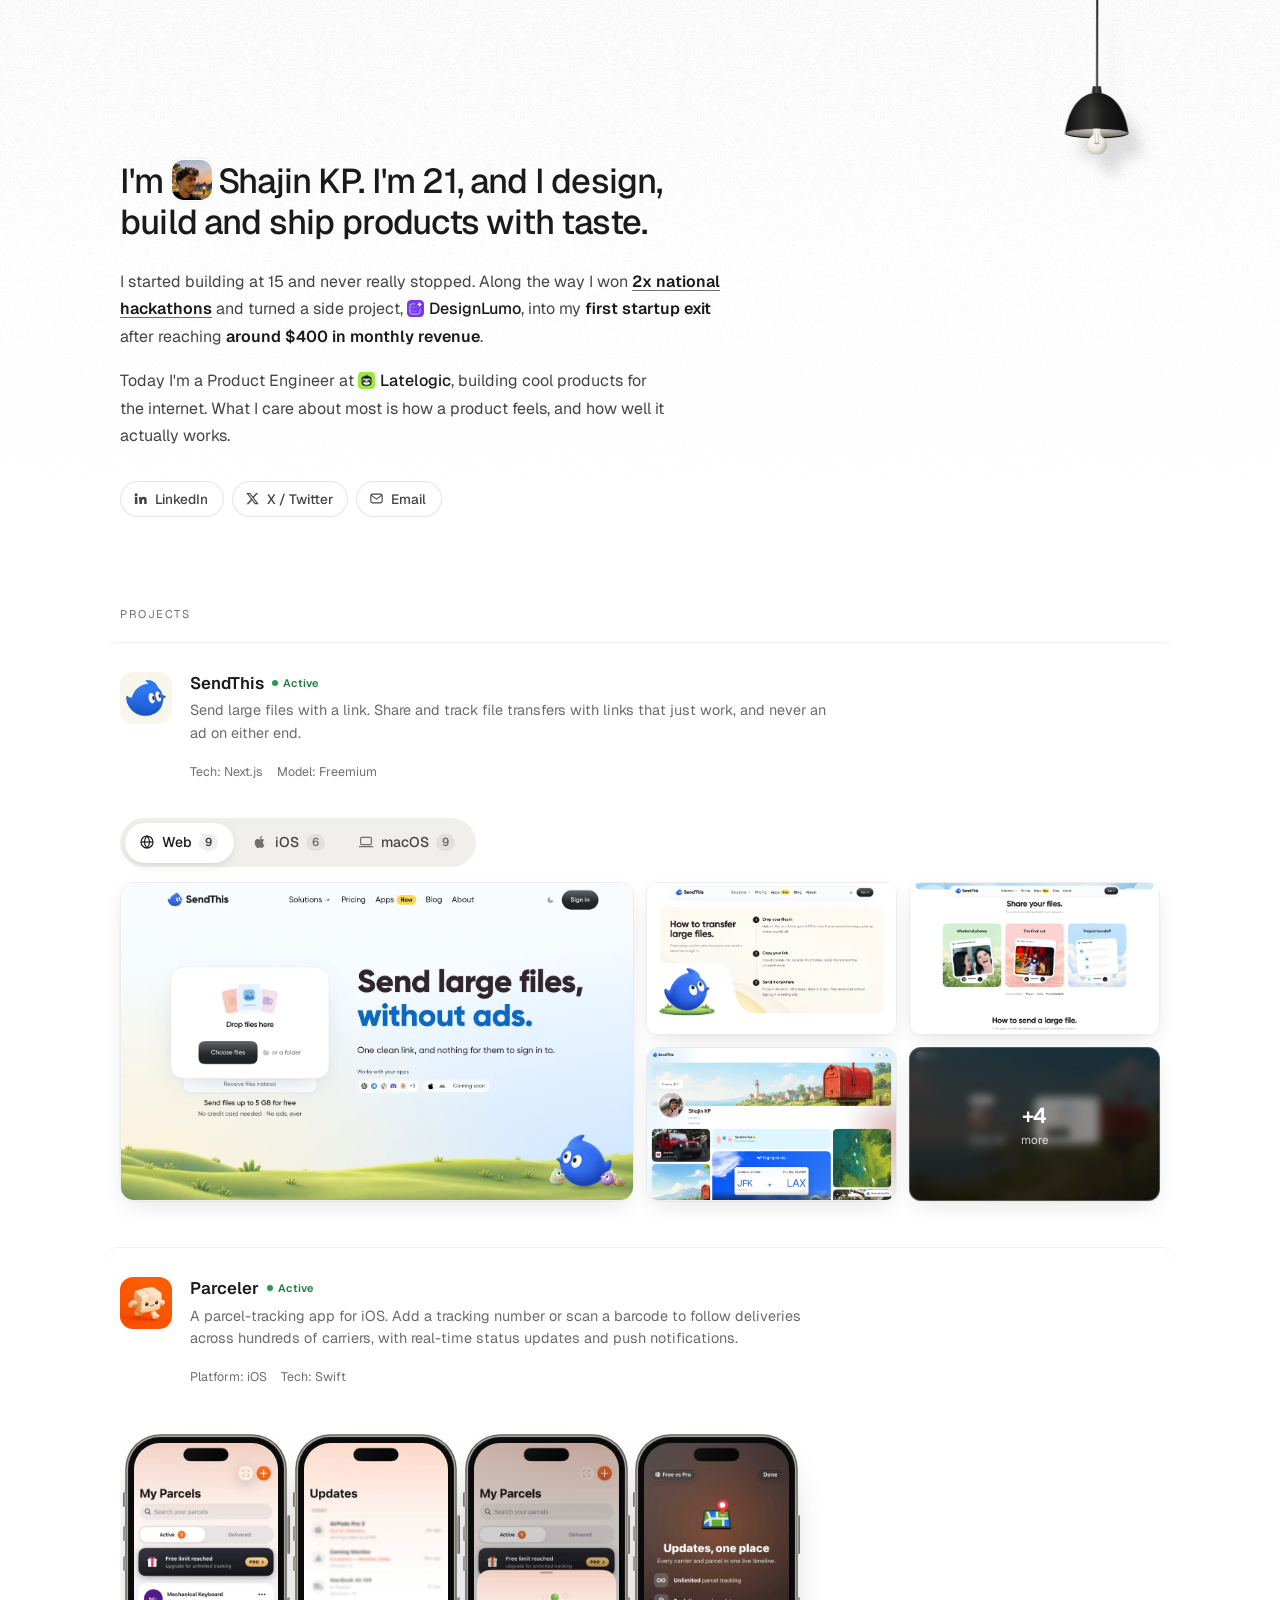
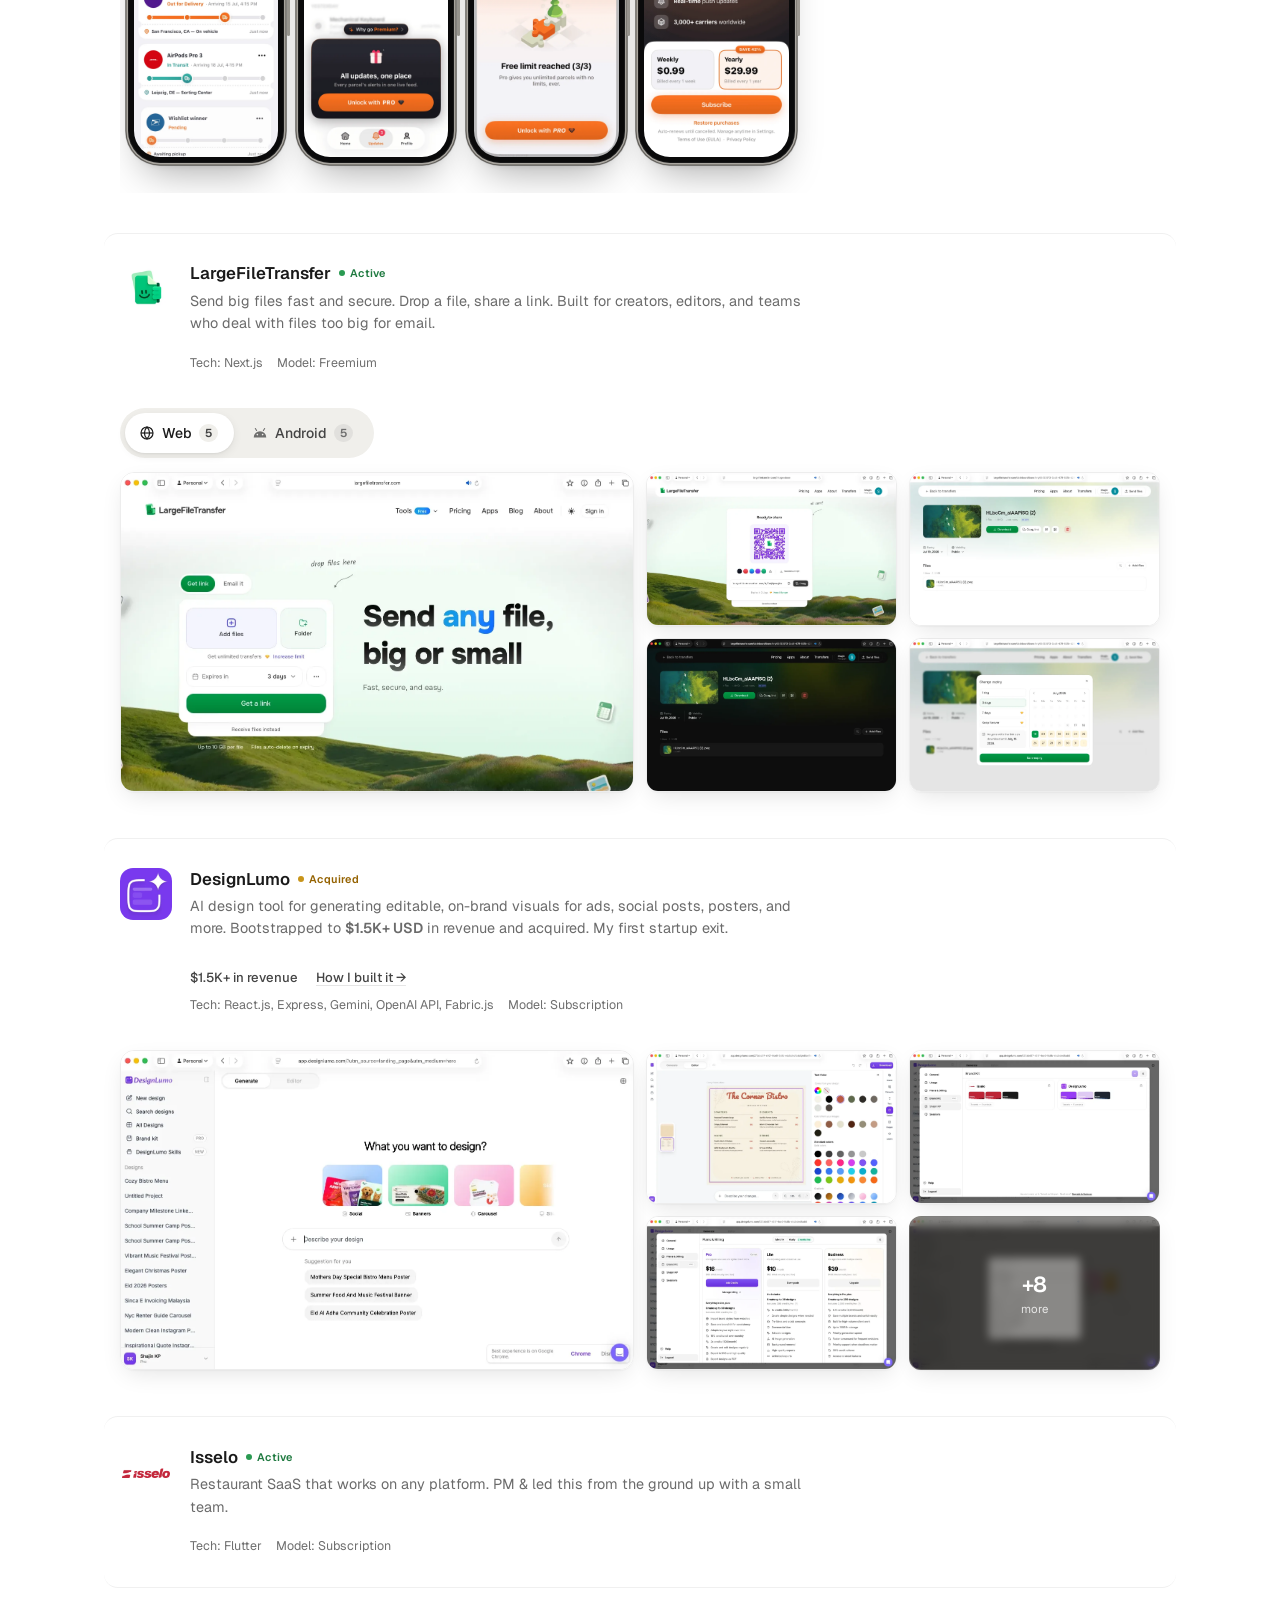
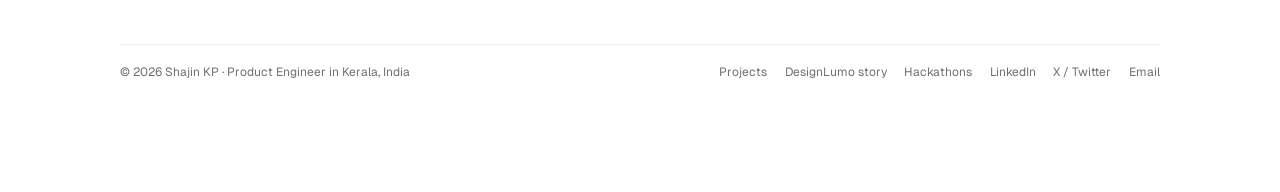
<file: index.html>
<!DOCTYPE html>
<html lang="en">

<head>
    <meta charset="UTF-8" />
    <meta name="viewport" content="width=device-width, initial-scale=1.0" />
    <title>Shajin KP — Product Engineer & Builder in Kerala, India</title>

    <!-- SEO -->
    <meta name="description"
        content="Shajin KP — Product Engineer from Kerala, India, building for the internet around AI. 2x national hackathon winner and founder of DesignLumo (acquired)." />
    <meta name="author" content="Shajin KP" />
    <meta name="robots" content="index, follow, max-image-preview:large, max-snippet:-1" />
    <link rel="canonical" href="https://shajinkp.com/" />
    <link rel="sitemap" type="application/xml" href="/sitemap.xml" />
    <meta name="theme-color" content="#ffffff" />
    <!-- Apply the saved (or system) theme before first paint so dark mode never flashes. -->
    <script>
        (function () {
            var t;
            try { t = localStorage.getItem('theme'); } catch (e) { }
            if (t !== 'dark' && t !== 'light') {
                t = window.matchMedia && matchMedia('(prefers-color-scheme: dark)').matches ? 'dark' : 'light';
            }
            document.documentElement.setAttribute('data-theme', t);
        })();
    </script>

    <!-- Open Graph -->
    <meta property="og:type" content="website" />
    <meta property="og:site_name" content="Shajin KP" />
    <meta property="og:title" content="Shajin KP — Product Engineer & Builder" />
    <meta property="og:description"
        content="Product Engineer from Kerala, India, building for the internet around AI. 2x national hackathon winner and founder of DesignLumo (acquired)." />
    <meta property="og:url" content="https://shajinkp.com/" />
    <meta property="og:image" content="https://shajinkp.com/og-image.png" />
    <meta property="og:image:width" content="1200" />
    <meta property="og:image:height" content="630" />
    <meta property="og:image:alt" content="Shajin KP — Product Engineer & Builder, shajinkp.com" />
    <meta property="og:locale" content="en_US" />

    <!-- Twitter / X -->
    <meta name="twitter:card" content="summary_large_image" />
    <meta name="twitter:title" content="Shajin KP — Product Engineer & Builder" />
    <meta name="twitter:description"
        content="Product Engineer from Kerala, India, building for the internet around AI. 2x national hackathon winner and founder of DesignLumo (acquired)." />
    <meta name="twitter:image" content="https://shajinkp.com/og-image.png" />
    <meta name="twitter:image:alt" content="Shajin KP — Product Engineer & Builder, shajinkp.com" />
    <meta name="twitter:site" content="@shajin_shas" />
    <meta name="twitter:creator" content="@shajin_shas" />

    <!-- Structured data: the page itself as a ProfilePage about the Person below (Google profile-page rich result). -->
    <script type="application/ld+json">
    {
        "@context": "https://schema.org",
        "@graph": [
            {
                "@type": "WebSite",
                "@id": "https://shajinkp.com/#website",
                "url": "https://shajinkp.com/",
                "name": "Shajin KP",
                "inLanguage": "en",
                "publisher": { "@id": "https://shajinkp.com/#person" }
            },
            {
                "@type": "ProfilePage",
                "@id": "https://shajinkp.com/#profile",
                "url": "https://shajinkp.com/",
                "name": "Shajin KP — Product Engineer & Builder",
                "isPartOf": { "@id": "https://shajinkp.com/#website" },
                "mainEntity": { "@id": "https://shajinkp.com/#person" },
                "primaryImageOfPage": "https://shajinkp.com/og-image.png",
                "dateModified": "2026-10-28"
            }
        ]
    }
    </script>

    <!-- Structured data: Person + owned projects (helps rich results / knowledge graph).
         When you add a project below, add a matching entry to the ItemList here. -->
    <script type="application/ld+json">
    {
        "@context": "https://schema.org",
        "@graph": [
            {
                "@type": "Person",
                "@id": "https://shajinkp.com/#person",
                "name": "Shajin KP",
                "url": "https://shajinkp.com/",
                "image": "https://shajinkp.com/shajin-kp.jpg",
                "jobTitle": "Product Engineer",
                "nationality": "Indian",
                "homeLocation": {
                    "@type": "Place",
                    "name": "Kerala, India"
                },
                "worksFor": {
                    "@type": "Organization",
                    "name": "Latelogic",
                    "url": "https://latelogic.com"
                },
                "sameAs": [
                    "https://www.linkedin.com/in/shajin-kp/",
                    "https://twitter.com/shajin_shas"
                ],
                "description": "Product Engineer from Kerala, India, building for the internet around AI. 2x national hackathon winner and founder of DesignLumo (acquired)."
            },
            {
                "@type": "ItemList",
                "name": "Projects by Shajin KP",
                "itemListElement": [
                    {
                        "@type": "ListItem",
                        "position": 1,
                        "item": {
                            "@type": "SoftwareApplication",
                            "name": "SendThis",
                            "url": "https://sendthis.com",
                            "applicationCategory": "WebApplication",
                            "operatingSystem": "Web, iOS, macOS",
                            "description": "Send large files with a link. Share and track file transfers with links that just work, and never an ad on either end.",
                            "screenshot": [
                                "https://shajinkp.com/project_images/sendthis/sendthis-1.webp",
                                "https://shajinkp.com/project_images/sendthis/sendthis-8.webp",
                                "https://shajinkp.com/project_images/sendthis/sendthis-2.webp",
                                "https://shajinkp.com/project_images/sendthis/sendthis-3.webp",
                                "https://shajinkp.com/project_images/sendthis/sendthis-4.webp",
                                "https://shajinkp.com/project_images/sendthis/sendthis-5.webp",
                                "https://shajinkp.com/project_images/sendthis/sendthis-6.webp",
                                "https://shajinkp.com/project_images/sendthis/sendthis-7.webp",
                                "https://shajinkp.com/project_images/sendthis/sendthis-9.webp",
                                "https://shajinkp.com/project_images/sendthis/sendthis-ios-1.webp",
                                "https://shajinkp.com/project_images/sendthis/sendthis-ios-2.webp",
                                "https://shajinkp.com/project_images/sendthis/sendthis-ios-3.webp",
                                "https://shajinkp.com/project_images/sendthis/sendthis-ios-4.webp",
                                "https://shajinkp.com/project_images/sendthis/sendthis-ios-5.webp",
                                "https://shajinkp.com/project_images/sendthis/sendthis-ios-6.webp",
                                "https://shajinkp.com/project_images/sendthis/sendthis-mac-1.webp",
                                "https://shajinkp.com/project_images/sendthis/sendthis-mac-2.webp",
                                "https://shajinkp.com/project_images/sendthis/sendthis-mac-3.webp",
                                "https://shajinkp.com/project_images/sendthis/sendthis-mac-4.webp",
                                "https://shajinkp.com/project_images/sendthis/sendthis-mac-5.webp",
                                "https://shajinkp.com/project_images/sendthis/sendthis-mac-6.webp",
                                "https://shajinkp.com/project_images/sendthis/sendthis-mac-7.webp",
                                "https://shajinkp.com/project_images/sendthis/sendthis-mac-8.webp",
                                "https://shajinkp.com/project_images/sendthis/sendthis-mac-9.webp"
                            ],
                            "creator": { "@id": "https://shajinkp.com/#person" },
                            "publisher": { "@type": "Organization", "name": "Latelogic", "url": "https://latelogic.com" }
                        }
                    },
                    {
                        "@type": "ListItem",
                        "position": 2,
                        "item": {
                            "@type": "SoftwareApplication",
                            "name": "Parceler",
                            "url": "https://parceler.com",
                            "downloadUrl": "https://apps.apple.com/us/app/parceler-parcel-tracking-app/id6772164367",
                            "applicationCategory": "UtilitiesApplication",
                            "operatingSystem": "iOS",
                            "description": "A parcel-tracking app for iOS. Add a tracking number or scan a barcode to follow deliveries across hundreds of carriers, with real-time status updates and push notifications.",
                            "screenshot": [
                                "https://shajinkp.com/project_images/parceler/parceler-home-full.webp",
                                "https://shajinkp.com/project_images/parceler/parceler-home.webp",
                                "https://shajinkp.com/project_images/parceler/parceler-free-limit.webp",
                                "https://shajinkp.com/project_images/parceler/parceler-pro.webp"
                            ],
                            "contributor": { "@id": "https://shajinkp.com/#person" },
                            "publisher": { "@type": "Organization", "name": "Latelogic", "url": "https://latelogic.com" }
                        }
                    },
                    {
                        "@type": "ListItem",
                        "position": 3,
                        "item": {
                            "@type": "SoftwareApplication",
                            "name": "LargeFileTransfer",
                            "url": "https://largefiletransfer.com",
                            "applicationCategory": "WebApplication",
                            "description": "Send big files fast and secure. Drop a file, share a link. Built for creators, editors, and teams who deal with files too big for email.",
                            "screenshot": [
                                "https://shajinkp.com/project_images/large_file_transfer/lft-1.webp",
                                "https://shajinkp.com/project_images/large_file_transfer/lft-5.webp",
                                "https://shajinkp.com/project_images/large_file_transfer/lft-8.webp",
                                "https://shajinkp.com/project_images/large_file_transfer/lft-9.webp",
                                "https://shajinkp.com/project_images/large_file_transfer/lft-10.webp",
                                "https://shajinkp.com/project_images/large_file_transfer/lft-mobile-1.webp",
                                "https://shajinkp.com/project_images/large_file_transfer/lft-mobile-2.webp",
                                "https://shajinkp.com/project_images/large_file_transfer/lft-mobile-3.webp",
                                "https://shajinkp.com/project_images/large_file_transfer/lft-mobile-4.webp",
                                "https://shajinkp.com/project_images/large_file_transfer/lft-mobile-5.webp"
                            ],
                            "contributor": { "@id": "https://shajinkp.com/#person" }
                        }
                    },
                    {
                        "@type": "ListItem",
                        "position": 4,
                        "item": {
                            "@type": "SoftwareApplication",
                            "name": "DesignLumo",
                            "url": "https://designlumo.com",
                            "applicationCategory": "DesignApplication",
                            "description": "AI design tool for generating editable, on-brand visuals for ads, social posts, posters, and more. Bootstrapped to $1.5K+ USD in revenue and acquired.",
                            "screenshot": [
                                "https://shajinkp.com/project_images/designlumo/designlumo-1.webp",
                                "https://shajinkp.com/project_images/designlumo/designlumo-5.webp",
                                "https://shajinkp.com/project_images/designlumo/designlumo-13.webp",
                                "https://shajinkp.com/project_images/designlumo/designlumo-12.webp",
                                "https://shajinkp.com/project_images/designlumo/designlumo-2.webp",
                                "https://shajinkp.com/project_images/designlumo/designlumo-3.webp",
                                "https://shajinkp.com/project_images/designlumo/designlumo-4.webp",
                                "https://shajinkp.com/project_images/designlumo/designlumo-6.webp",
                                "https://shajinkp.com/project_images/designlumo/designlumo-7.webp",
                                "https://shajinkp.com/project_images/designlumo/designlumo-10.webp",
                                "https://shajinkp.com/project_images/designlumo/designlumo-11.webp",
                                "https://shajinkp.com/project_images/designlumo/designlumo-14.webp",
                                "https://shajinkp.com/project_images/designlumo/designlumo-15.webp"
                            ],
                            "author": { "@id": "https://shajinkp.com/#person" }
                        }
                    },
                    {
                        "@type": "ListItem",
                        "position": 5,
                        "item": {
                            "@type": "SoftwareApplication",
                            "name": "Isselo",
                            "url": "https://isselo.com",
                            "applicationCategory": "BusinessApplication",
                            "description": "Restaurant SaaS that works on any platform. Built and led from the ground up with a small team.",
                            "contributor": { "@id": "https://shajinkp.com/#person" }
                        }
                    }
                ]
            }
        ]
    }
    </script>

    <!-- Favicon: a squircle portrait, same in both themes. 48px is what Google shows beside results. -->
    <link rel="icon" type="image/png" sizes="32x32" href="favicon-32.png" />
    <link rel="icon" type="image/png" sizes="48x48" href="favicon-48.png" />
    <link rel="icon" type="image/png" sizes="192x192" href="favicon-192.png" />
    <link rel="apple-touch-icon" href="apple-touch-icon.png" />

    <link rel="preconnect" href="https://fonts.googleapis.com" />
    <link rel="preconnect" href="https://fonts.gstatic.com" crossorigin />
    <link
        href="https://fonts.googleapis.com/css2?family=Geist:wght@300;400;500;600&display=swap"
        rel="stylesheet" />
    <style>
        *,
        *::before,
        *::after {
            box-sizing: border-box;
            margin: 0;
            padding: 0;
        }

        :root {
            color-scheme: light;
            --pad-top: clamp(4.5rem, 9vw, 7rem);
            --bg: #ffffff;
            --text: #1a1a1a;
            --text-2: #444;
            --text-3: #6b6b6b;
            --muted: #6f6f6f;
            --line: #f0f0f0;
            --icon-bg: #f4f4f4;
            --link: #2563eb;
            --shot-line: #e7e2d6;
            --shot-bg: #fff;
            --shot-edge: rgba(0, 0, 0, .07);
            --shot-shadow: 0 1px 2px rgba(0, 0, 0, .04), 0 8px 24px -6px rgba(0, 0, 0, .12);
            --track: #f0efeb;
            --pill: #ffffff;
            --pill-shadow: 0 1px 2px rgba(0, 0, 0, .05), 0 3px 10px rgba(0, 0, 0, .07);
            --pill-line: rgba(0, 0, 0, .1);
            --ok: #2a9a52;
            --ok-text: #1f7a40;
            --sold: #c8951a;
            --sold-text: #946200;
        }

        /* Lamp on: a warm, low-light room. */
        :root[data-theme="dark"] {
            color-scheme: dark;
            --bg: #11100e;
            --text: #eee9e1;
            --text-2: #bdb6aa;
            --text-3: #a39c91;
            --muted: #8c857a;
            --line: #23211d;
            --icon-bg: #1f1d1a;
            --link: #8fb4ff;
            --shot-line: rgba(255, 255, 255, .08);
            --shot-bg: #1a1916;
            --shot-edge: rgba(255, 255, 255, .08);
            --shot-shadow: 0 1px 2px rgba(0, 0, 0, .3), 0 10px 28px -6px rgba(0, 0, 0, .6);
            --track: #1f1d1a;
            --pill: #34312c;
            --pill-shadow: 0 1px 2px rgba(0, 0, 0, .4);
            --pill-line: rgba(255, 255, 255, .12);
            --ok: #3fbf6e;
            --ok-text: #6fd497;
            --sold: #e0ad3a;
            --sold-text: #e8c06a;
        }

        /* Briefly animate every color during a theme switch. */
        html.theme-anim *,
        html.theme-anim *::before,
        html.theme-anim *::after {
            transition: background-color .4s ease, color .4s ease, border-color .4s ease, box-shadow .4s ease !important;
        }

        :root {
            --accent: #ff6b4a;
            /* violet — gentle wave */
            --wave-1: url("data:image/svg+xml,%3Csvg xmlns='http://www.w3.org/2000/svg' width='13' height='5' viewBox='0 0 13 5'%3E%3Cpath d='M0 3 Q3.25 0.4 6.5 3 T13 3' fill='none' stroke='%237c5cff' stroke-width='1.5' stroke-linecap='round'/%3E%3C/svg%3E");
            /* teal/blue — tighter wave */
            --wave-2: url("data:image/svg+xml,%3Csvg xmlns='http://www.w3.org/2000/svg' width='10' height='6' viewBox='0 0 10 6'%3E%3Cpath d='M0 3 Q2.5 -0.2 5 3 T10 3' fill='none' stroke='%232ba7a0' stroke-width='1.6' stroke-linecap='round'/%3E%3C/svg%3E");
        }

        body {
            font-family: 'Geist', sans-serif;
            background-color: var(--bg);
            color: var(--text);
            min-height: 100vh;
            display: flex;
            align-items: flex-start;
            justify-content: center;
            padding: var(--pad-top) var(--side-pad);
            position: relative;
        }

        .wrap {
            max-width: 1040px;
            width: 100%;
            position: relative;
        }

        /* Keep prose at a readable measure even though the page is wide. */
        .wrap>p {
            max-width: 600px;
            font-size: 1rem;
            line-height: 1.7;
            text-wrap: pretty;
            margin-bottom: 1.1rem;
        }

        p {
            font-size: .9rem;
            line-height: 1.75;
            color: var(--text);
            margin-bottom: 1.2rem;
            opacity: 0;
            animation: rise .5s ease forwards;
        }

        p:nth-child(2) {
            animation-delay: .15s;
        }

        p:nth-child(3) {
            animation-delay: .2s;
        }

        p:nth-child(4) {
            animation-delay: .25s;
        }

        p:nth-child(5) {
            animation-delay: .3s;
        }

        p:nth-child(6) {
            animation-delay: .35s;
        }

        p:nth-child(7) {
            animation-delay: .4s;
        }

        p:nth-child(8) {
            animation-delay: .45s;
        }

        p strong {
            font-weight: 600;
        }

        p a {
            color: var(--text);
            font-weight: 500;
            text-decoration: underline;
            text-underline-offset: 3px;
            text-decoration-thickness: 1px;
            transition: opacity .15s;
        }

        p a:hover {
            opacity: .55;
        }

        /* One-line intro: the thing to read first. */
        /* the page's one h1: the first thing to read */
        /* Portrait sitting inline before the name, like the brand logos in the prose. */
        .me {
            white-space: nowrap;
        }

        .avatar {
            width: 1.15em;
            height: 1.15em;
            /* squircle, in step with the inline logos and project icons */
            border-radius: 30%;
            object-fit: cover;
            display: inline-block;
            vertical-align: -.2em;
            margin: 0 .18em 0 .04em;
            box-shadow: 0 0 0 1.5px var(--bg), 0 0 0 2.5px var(--line);
            cursor: zoom-in;
            transition: transform .25s cubic-bezier(.3, 1.6, .5, 1);
        }

        .avatar:hover {
            transform: scale(1.12) rotate(-4deg);
        }

        .lede {
            max-width: 620px;
            font-size: clamp(1.65rem, 1.05rem + 1.7vw, 2.15rem);
            line-height: 1.2;
            font-weight: 500;
            letter-spacing: -.024em;
            text-wrap: balance;
            margin: clamp(1rem, 4vw, 3rem) 0 1.6rem;
            opacity: 0;
            animation: rise .5s .1s ease forwards;
        }

        /* Supporting prose sits a step quieter than the lede. */
        .wrap>p:not(.lede) {
            color: var(--text-2);
        }

        .wrap>p strong {
            color: var(--text);
        }

        /* Contact row: quiet links instead of a sentence. */
        /* contact links as small pill buttons */
        .links {
            display: flex;
            flex-wrap: wrap;
            gap: .5rem;
            margin-top: 2rem;
            font-size: .85rem;
            opacity: 0;
            animation: rise .5s .3s ease forwards;
        }

        .links a {
            display: inline-flex;
            align-items: center;
            gap: .45rem;
            min-height: 36px;
            padding: 0 .9rem 0 .75rem;
            border-radius: 999px;
            border: 1px solid var(--pill-line);
            background: var(--bg);
            color: var(--text-2);
            font-weight: 500;
            text-decoration: none;
            transition: color .15s ease, background-color .15s ease, border-color .15s ease;
        }

        .link-icon {
            width: 15px;
            height: 15px;
            flex-shrink: 0;
        }

        .links a:hover {
            color: var(--text);
            background: var(--track);
            border-color: transparent;
        }

        .links a:focus-visible {
            outline: 2px solid var(--link);
            outline-offset: 2px;
        }

        .links a.copied {
            color: var(--text);
            background: var(--track);
            border-color: transparent;
        }

        .links a.copied::after {
            content: " \2713";
        }

        /* inline brand mention (logo + name). Plain inline (not flex) so the
           name stays on the text baseline instead of riding above it. */
        .brand {
            display: inline;
            font-weight: 500;
            white-space: nowrap;
            text-decoration: none;
            color: var(--text);
            /* wavy underline — commented out for now
            background-image: var(--wave-1);
            background-repeat: repeat-x;
            background-position: 0 100%;
            background-size: 13px 5px;
            padding-bottom: 4px;
            */
            transition: opacity .15s;
        }

        .brand:hover {
            opacity: .55;
        }

        /* per-link wave variants */
        /* .wave-2 {
            background-image: var(--wave-2) !important;
            background-size: 10px 6px !important;
        } */

        .brand img {
            width: 1.05em;
            height: 1.05em;
            border-radius: 4px;
            object-fit: cover;
            display: inline-block;
            vertical-align: -.15em;
            margin-right: .3em;
        }

        footer {
            margin-top: 3.5rem;
            padding-top: 1.2rem;
            border-top: 1px solid var(--line);
            display: flex;
            flex-wrap: wrap;
            justify-content: space-between;
            align-items: baseline;
            gap: .8rem 1.5rem;
            font-size: .75rem;
            color: var(--muted);
            opacity: 0;
            animation: rise .5s .55s ease forwards;
        }

        .foot-links {
            display: flex;
            flex-wrap: wrap;
            gap: .4rem 1.1rem;
            list-style: none;
        }

        .foot-links a {
            color: var(--muted);
            text-decoration: none;
            transition: color .15s ease;
        }

        .foot-links a:hover {
            color: var(--text);
        }

        /* ── hero texture: a fine film grain behind the intro.
           Light mode: a fine tooth on white paper, barely there, fading out
           well before the projects.
           Dark mode: the grain only shows where the lamp's light falls, so it
           follow it as it swings (script keeps --lx / --ly on the bulb). ── */
        .hero-bg {
            --lx: 80%;
            --ly: 120px;
            position: absolute;
            inset: 0 0 auto 0;
            height: 760px;
            pointer-events: none;
            z-index: 0;
            overflow: hidden;
        }

        .hero-bg::before,
        .hero-bg::after {
            content: "";
            position: absolute;
            inset: 0;
            background-size: 180px 180px;
            transition: opacity .45s ease;
        }

        .hero-bg::before {
            background-image: url("data:image/svg+xml,%3Csvg xmlns='http://www.w3.org/2000/svg' width='180' height='180'%3E%3Cfilter id='n'%3E%3CfeTurbulence type='fractalNoise' baseFrequency='1.3' numOctaves='2' stitchTiles='stitch'/%3E%3CfeColorMatrix values='0 0 0 0 0.1 0 0 0 0 0.1 0 0 0 0 0.1 0.22 0 0 0 -0.09'/%3E%3C/filter%3E%3Crect width='100%25' height='100%25' filter='url(%23n)'/%3E%3C/svg%3E");
            -webkit-mask-image: linear-gradient(to bottom, #000 0%, transparent 70%);
            mask-image: linear-gradient(to bottom, #000 0%, transparent 70%);
        }

        /* lit grain: warm, and only inside the pool of light under the bulb
           (dim above it, where the shade blocks the light) */
        .hero-bg::after {
            background-image: url("data:image/svg+xml,%3Csvg xmlns='http://www.w3.org/2000/svg' width='180' height='180'%3E%3Cfilter id='n'%3E%3CfeTurbulence type='fractalNoise' baseFrequency='.85' numOctaves='3' stitchTiles='stitch'/%3E%3CfeColorMatrix values='0 0 0 0 1 0 0 0 0 0.89 0 0 0 0 0.67 1.1 0 0 0 -0.38'/%3E%3C/filter%3E%3Crect width='100%25' height='100%25' filter='url(%23n)'/%3E%3C/svg%3E");
            -webkit-mask-image:
                radial-gradient(ellipse 460px 420px at var(--lx) var(--ly), #000 0%, rgba(0, 0, 0, .55) 38%, rgba(0, 0, 0, .15) 65%, transparent 82%),
                linear-gradient(to bottom, rgba(0, 0, 0, .2) calc(var(--ly) - 30px), #000 calc(var(--ly) + 70px));
            -webkit-mask-composite: source-in;
            mask-image:
                radial-gradient(ellipse 460px 420px at var(--lx) var(--ly), #000 0%, rgba(0, 0, 0, .55) 38%, rgba(0, 0, 0, .15) 65%, transparent 82%),
                linear-gradient(to bottom, rgba(0, 0, 0, .2) calc(var(--ly) - 30px), #000 calc(var(--ly) + 70px));
            mask-composite: intersect;
            opacity: 0;
        }

        :root[data-theme="dark"] .hero-bg::before {
            opacity: 0;
        }

        :root[data-theme="dark"] .hero-bg::after {
            opacity: 1;
        }

        /* ── pendant lamp (theme switch) ── */
        :root {
            --side-pad: clamp(1.5rem, 8vw, 6rem);
            --lamp-w: 78px;
            --lamp-right: 1.5rem;
            --cord: calc(var(--pad-top) - 1.5rem);
            /* bulb centre, measured from the top of the lamp body (viewBox 96 units) */
            --bulb-y: calc(var(--cord) + var(--lamp-w) * .75);
        }

        @media (max-width: 520px) {
            :root {
                --lamp-w: 52px;
                --cord: 1.3rem;
                --lamp-right: 0rem;
            }
        }

        .lamp {
            position: absolute;
            top: calc(-1 * var(--pad-top));
            right: var(--lamp-right);
            z-index: 6;
            width: var(--lamp-w);
            height: calc(var(--cord) + var(--lamp-w) * .9);
            padding: 0;
            border: 0;
            background: none;
            cursor: pointer;
            -webkit-tap-highlight-color: transparent;
        }

        .lamp:focus-visible {
            outline: none;
        }

        .lamp:focus-visible .lamp-body {
            outline: 2px solid var(--link);
            outline-offset: 4px;
            border-radius: 12px;
        }

        .lamp-sway,
        .lamp-swing {
            position: absolute;
            inset: 0;
            transform-origin: 50% 0;
        }

        /* barely-there drift, like air moving in the room; in the dark it also
           leans toward the cursor (--lamp-lean is set from script) */
        .lamp-sway {
            animation: lampIdle 8s ease-in-out infinite;
            rotate: var(--lamp-lean, 0deg);
        }

        /* the shadow the lamp and cord cast on the page while the room is lit */
        .lamp-swing {
            filter: drop-shadow(14px 20px 7px rgba(0, 0, 0, .13));
            transition: filter .4s ease;
        }

        :root[data-theme="dark"] .lamp-swing {
            filter: drop-shadow(0 0 0 rgba(0, 0, 0, 0));
        }

        /* swing angle comes from the physics in script */
        .lamp-swing {
            transform: rotate(var(--lamp-angle, 0deg));
        }

        .lamp-cord {
            position: absolute;
            top: 0;
            left: 50%;
            width: 1.5px;
            height: calc(var(--cord) + 1px);
            transform: translateX(-50%) scaleY(var(--cord-scale, 1));
            transform-origin: 50% 0;
            background: linear-gradient(#262626, #3c3c3c);
        }

        .lamp-body {
            position: absolute;
            top: var(--cord);
            translate: 0 var(--lamp-bob, 0px);
            left: 0;
            width: var(--lamp-w);
            height: auto;
            display: block;
            overflow: visible;
        }

        /* switching off: the filament fades out with a short afterglow */
        .lamp-lit,
        .lamp-glow {
            opacity: 0;
            transition: opacity .32s ease-in;
        }

        /* switching on: a quick, slightly soft warm-up */
        :root[data-theme="dark"] .lamp-lit,
        :root[data-theme="dark"] .lamp-glow {
            opacity: 1;
            transition: opacity .14s cubic-bezier(.2, .8, .3, 1);
        }

        /* small halo around the bulb, behind the shade */
        .lamp-glow {
            position: absolute;
            left: 50%;
            top: var(--bulb-y);
            translate: 0 var(--lamp-bob, 0px);
            width: calc(var(--lamp-w) * 1.9);
            aspect-ratio: 1;
            transform: translate(-50%, -50%);
            border-radius: 50%;
            background: radial-gradient(circle, rgba(255, 226, 160, .55) 0%, rgba(255, 205, 120, .2) 30%, rgba(255, 190, 100, .06) 52%, rgba(255, 185, 95, 0) 70%);
            pointer-events: none;
        }

        :root[data-theme="dark"] .lamp-cord {
            background: linear-gradient(#34302b, #4e4942);
        }

        /* the room: a full-width layer, clipped so the light never widens the page */
        .lamp-room {
            position: absolute;
            inset: 0 0 auto 0;
            height: 1500px;
            overflow: hidden;
            pointer-events: none;
            z-index: 6;
            mix-blend-mode: screen;
        }

        /* zero-size pivots sitting on the bulb; they rotate about the top of
           the cord so the light moves with the lamp */
        .beam-sway,
        .beam-swing {
            position: absolute;
            width: 0;
            height: 0;
            transform-origin: 0 calc(-1 * var(--bulb-y));
        }

        .beam-sway {
            /* x of the lamp's centre: wrap centre + half the wrap - right offset - half the lamp */
            left: calc(50% + min(1040px, 100% - 2 * var(--side-pad)) / 2 - var(--lamp-right) - var(--lamp-w) / 2);
            top: var(--bulb-y);
            animation: lampIdle 8s ease-in-out infinite;
            rotate: var(--lamp-lean, 0deg);
        }

        .beam-swing {
            left: 0;
            top: 0;
        }

        .beam-swing {
            transform: rotate(var(--lamp-angle, 0deg));
            translate: 0 var(--lamp-bob, 0px);
        }

        /* Light falling off with distance, brightest just under the bulb.
           The shade blocks most light upward, so the top half is masked down. */
        .lamp-pool {
            position: absolute;
            left: 0;
            top: 0;
            width: 2000px;
            height: 1700px;
            translate: -50% -30%;
            background: radial-gradient(ellipse 760px 700px at 50% 30%,
                    rgba(255, 208, 135, .24) 0%,
                    rgba(255, 200, 125, .15) 5%,
                    rgba(255, 194, 115, .09) 13%,
                    rgba(255, 188, 105, .05) 25%,
                    rgba(255, 184, 100, .026) 40%,
                    rgba(255, 182, 96, .012) 58%,
                    rgba(255, 180, 92, .004) 78%,
                    rgba(255, 180, 90, 0) 100%);
            -webkit-mask-image: linear-gradient(to bottom, rgba(0, 0, 0, .22) 0%, rgba(0, 0, 0, .3) 22%, #000 36%);
            mask-image: linear-gradient(to bottom, rgba(0, 0, 0, .22) 0%, rgba(0, 0, 0, .3) 22%, #000 36%);
            opacity: 0;
            transition: opacity .35s ease-in;
        }

        :root[data-theme="dark"] .lamp-pool {
            opacity: 1;
            transition: opacity .22s cubic-bezier(.2, .8, .3, 1);
        }

        /* keep the lamp's own fades during the page-wide colour transition */
        html.theme-anim .lamp-lit,
        html.theme-anim .lamp-glow,
        html.theme-anim .lamp-pool,
        html.theme-anim .lamp-swing {
            transition: opacity .32s ease-in, filter .4s ease !important;
        }

        html.theme-anim[data-theme="dark"] .lamp-lit,
        html.theme-anim[data-theme="dark"] .lamp-glow,
        html.theme-anim[data-theme="dark"] .lamp-pool,
        html.theme-anim[data-theme="dark"] .lamp-swing {
            transition: opacity .16s cubic-bezier(.2, .8, .3, 1), filter .3s ease !important;
        }

        /* cursor-following hint: a tiny pill, only for fine pointers that can hover */
        .follow-tip {
            position: fixed;
            left: 0;
            top: 0;
            z-index: 30;
            display: none;
            padding: .34rem .62rem .38rem;
            text-align: center;
            border-radius: 999px;
            background: #1a1a1a;
            color: #fff;
            font-size: .72rem;
            font-weight: 500;
            letter-spacing: .01em;
            line-height: 1;
            white-space: nowrap;
            pointer-events: none;
            opacity: 0;
            scale: .6;
            rotate: -6deg;
            transform-origin: 0 0;
            overflow: hidden;
            box-sizing: border-box;
            transition: opacity .14s ease, scale .32s cubic-bezier(.3, 1.6, .5, 1), rotate .32s cubic-bezier(.3, 1.6, .5, 1),
                width .38s cubic-bezier(.3, 1.25, .5, 1), background-color .3s ease, color .3s ease;
            will-change: transform;
        }

        /* keep the pill's own motion during the page-wide theme transition */
        html.theme-anim .follow-tip {
            transition: opacity .14s ease, scale .32s cubic-bezier(.3, 1.6, .5, 1), rotate .32s cubic-bezier(.3, 1.6, .5, 1),
                width .38s cubic-bezier(.3, 1.25, .5, 1), background-color .3s ease, color .3s ease !important;
        }

        .follow-tip-text {
            display: inline-block;
        }

        /* icon-only pill: compact and round */
        .follow-tip.icon-only {
            padding: .36rem .5rem;
        }

        .tip-icon {
            display: block;
            width: 22px;
            height: 12px;
            fill: none;
            stroke: currentColor;
            stroke-width: 1.7;
            stroke-linecap: round;
            stroke-linejoin: round;
        }

        /* the chevrons breathe outward, hinting at sideways motion */
        .tip-drag path:first-child {
            animation: tipNudgeL 1.4s ease-in-out infinite;
        }

        .tip-drag path:last-child {
            animation: tipNudgeR 1.4s ease-in-out infinite;
        }

        @keyframes tipNudgeL {

            0%,
            100% {
                transform: translateX(0);
            }

            50% {
                transform: translateX(-1.6px);
            }
        }

        @keyframes tipNudgeR {

            0%,
            100% {
                transform: translateX(0);
            }

            50% {
                transform: translateX(1.6px);
            }
        }

        /* keyboard hint inside the pill */
        .follow-tip kbd {
            display: inline-block;
            min-width: 1.35em;
            margin-left: .45rem;
            padding: .16rem .3rem .14rem;
            border: 1px solid rgba(255, 255, 255, .22);
            border-radius: 5px;
            background: rgba(255, 255, 255, .1);
            box-shadow: inset 0 -1px 0 rgba(255, 255, 255, .14);
            font: inherit;
            font-size: .62rem;
            font-weight: 600;
            line-height: 1;
            text-align: center;
            vertical-align: 1px;
        }

        :root[data-theme="dark"] .follow-tip kbd {
            border-color: rgba(0, 0, 0, .16);
            background: rgba(0, 0, 0, .05);
            box-shadow: inset 0 -1px 0 rgba(0, 0, 0, .12);
        }

        /* new text settles in while the pill reshapes around it */
        .follow-tip-text.swap {
            animation: tipSwap .32s cubic-bezier(.2, .8, .3, 1);
        }

        @keyframes tipSwap {
            from {
                opacity: 0;
                filter: blur(4px);
                transform: translateY(3px);
            }

            to {
                opacity: 1;
                filter: blur(0);
                transform: translateY(0);
            }
        }

        @media (hover: hover) and (pointer: fine) {
            .follow-tip {
                display: block;
            }
        }

        .follow-tip.show {
            opacity: 1;
            scale: 1;
            rotate: 0deg;
        }

        :root[data-theme="dark"] .follow-tip {
            background: #fbf3e2;
            color: #1a1a1a;
        }

        @keyframes lampIdle {

            0%,
            100% {
                transform: rotate(-.5deg);
            }

            50% {
                transform: rotate(.5deg);
            }
        }

        /* ── projects ── */
        .projects {
            margin-top: clamp(3.5rem, 7vw, 5.5rem);
            opacity: 0;
            animation: rise .5s .5s ease forwards;
            position: relative;
        }

        /* An h2 for structure, dressed exactly like the old <p> label. */
        .projects-label {
            font-weight: 400;
            line-height: 1.75;
            opacity: 0;
            animation: rise .5s ease forwards;
            font-size: .7rem;
            letter-spacing: .14em;
            text-transform: uppercase;
            color: var(--muted);
            margin-bottom: 1.1rem;
        }

        .project-item {
            position: relative;
            display: flex;
            align-items: flex-start;
            gap: 1.1rem;
            padding: 1.4rem 1rem;
            margin: 0 -1rem;
            border-radius: 14px;
            border-top: 1px solid var(--line);
            margin-bottom: .5rem;
            transition: background 0s ease;
        }



        .project-item:last-of-type {
            border-bottom: 1px solid var(--line);
        }

        .project-icon {
            width: 52px;
            height: 52px;
            border-radius: 13px;
            background: var(--icon-bg);
            display: flex;
            align-items: center;
            justify-content: center;
            flex-shrink: 0;
            font-size: 1.6rem;
            line-height: 1;
            overflow: hidden;
            text-decoration: none;
            transition: transform .15s ease, box-shadow .15s ease;
        }

        a.project-icon {
            cursor: pointer;
        }

        a.project-icon:hover {
            transform: translateY(-2px);
            box-shadow: 0 6px 16px rgba(0, 0, 0, .12);
        }

        /* glossy app icon: script tilts it toward the cursor and moves a glare
           (under the cursor, or from the lamp's side in the dark) */
        .project-icon {
            position: relative;
        }

        .project-icon::after {
            content: "";
            position: absolute;
            inset: 0;
            border-radius: inherit;
            pointer-events: none;
            /* glare toward the light, soft falloff into shade on the far side */
            background:
                radial-gradient(circle at var(--gx, 50%) var(--gy, 0%), rgba(255, 255, 255, var(--ga, 0)) 0%, rgba(255, 255, 255, calc(var(--ga, 0) * .35)) 28%, rgba(255, 255, 255, 0) 62%),
                linear-gradient(var(--gdir, 180deg), rgba(0, 0, 0, 0) 35%, rgba(0, 0, 0, var(--gs, 0)) 100%);
            transition: opacity .3s ease;
            opacity: 0;
        }

        .project-icon.tilting {
            transition: transform .12s ease-out, box-shadow .12s ease-out;
        }

        .project-icon.tilting::after {
            opacity: 1;
        }

        .project-icon.settle {
            transition: transform .6s cubic-bezier(.3, 1.5, .5, 1), box-shadow .6s ease;
        }

        .project-icon img {
            width: 100%;
            height: 100%;
            object-fit: cover;
            display: block;
        }

        .project-info {
            flex: 1;
            min-width: 0;
        }

        /* The h3 around each project name adds structure, not boxes. */
        .project-title {
            display: contents;
        }

        .project-name-row {
            display: flex;
            align-items: center;
            flex-wrap: wrap;
            gap: .5rem;
        }

        .project-name {
            font-size: 1.05rem;
            font-weight: 600;
            color: var(--text);
            text-decoration: none;
            text-underline-offset: 3px;
            text-decoration-thickness: 1px;
            display: inline;
        }

        a.project-name {
            transition: color .15s ease;
        }

        /* Hovering anywhere on the card cues the link (no background flash). */
        .project-item:hover .project-name {
            color: var(--link);
            text-decoration: underline;
        }

        .project-sub {
            font-size: .9rem;
            color: var(--text-3);
            margin-top: .35rem;
            line-height: 1.55;
            max-width: 640px;
        }

        .revenue-tag {
            display: inline-block;
            margin-top: .6rem;
            font-size: .82rem;
            font-weight: 500;
            color: var(--text-2);
        }

        /* Quiet link from a card to its own project page. */
        .story-link {
            display: inline-block;
            margin: .6rem 0 0 .9rem;
            font-size: .82rem;
            font-weight: 500;
            color: var(--text-2);
            text-decoration: underline;
            text-decoration-color: var(--pill-line);
            text-underline-offset: 3px;
            transition: color .15s ease, text-decoration-color .15s ease;
        }

        /* A phrase in the intro that opens its story; underline only, so it reads as prose. */
        .story-inline {
            color: inherit;
            text-decoration: underline;
            text-decoration-color: var(--muted);
            text-decoration-thickness: 1px;
            text-underline-offset: 3px;
            transition: text-decoration-color .15s ease;
        }

        .story-inline:hover {
            text-decoration-color: currentColor;
        }

        .story-link:hover {
            color: var(--link);
            text-decoration-color: currentColor;
        }

        .project-meta {
            display: flex;
            flex-wrap: wrap;
            gap: .3rem .9rem;
            margin-top: .6rem;
        }

        .project-shots {
            display: flex;
            align-items: center;
            gap: .7rem;
            margin-top: .5rem;
            overflow-x: auto;
            padding: 20px 2px 36px;
            -webkit-overflow-scrolling: touch;
            scrollbar-width: none;
        }

        .project-shots::-webkit-scrollbar {
            display: none;
        }

        .project-shots img {
            height: 360px;
            width: auto;
            flex-shrink: 0;
            border-radius: 16px;
            border: 1px solid var(--shot-line);
            background: var(--shot-bg);
            display: block;
            position: relative;
            z-index: 1;
        }

        .project-shots img:last-child {
            margin-right: auto;
        }

        /* On small screens, let the screenshots start under the logo (the
           card's left edge) instead of under the text, so they get more
           room. Offset = icon width (52px) + the card's flex gap (1.1rem). */
        @media (max-width: 640px) {
            .project-shots {
                margin-left: calc(-52px - 1.1rem);
            }

            .project-gallery .project-shots {
                margin-left: calc(-52px - 1.1rem);
            }
        }

        .project-shots img {
            cursor: zoom-in;
        }

        /* with a mouse, the strips can be dragged sideways */
        @media (hover: hover) and (pointer: fine) {

            .project-shots.can-drag,
            .project-shots.can-drag img {
                cursor: grab;
            }

            .project-shots img {
                -webkit-user-drag: none;
                user-select: none;
            }

            .project-shots.grabbing,
            .project-shots.grabbing img {
                cursor: grabbing;
            }
        }

        /* Desktop/landscape screenshots are wide, so show them shorter.
           They fill their frame, so drop the white backing plate, but keep
           a muted outline and soft shadow so light pages don't bleed into
           the background. */
        .project-shots.landscape img {
            height: 300px;
            background: transparent;
            border: 1px solid var(--shot-edge);
            box-shadow: var(--shot-shadow);
        }

        /* ── device frames for app screenshots ──
           The screenshots already carry their own status bar / Dynamic Island,
           so the frame is only the hardware: bezel, metal band, buttons, glass. */
        .device {
            --bezel: 6px;
            --screen-r: 24px;
            position: relative;
            flex-shrink: 0;
            display: block;
            height: 372px;
            padding: var(--bezel);
            border-radius: calc(var(--screen-r) + var(--bezel));
            background: #0a0a0b;
            box-sizing: border-box;
        }

        .device:last-child {
            margin-right: auto;
        }

        /* room for the side buttons and the shadow at the strip's edges */
        .project-shots[data-device] {
            padding-left: 8px;
            padding-right: 8px;
            gap: .9rem;
        }

        .device>img {
            height: 100% !important;
            width: auto;
            border: 0 !important;
            border-radius: var(--screen-r) !important;
            background: #000 !important;
        }

        /* faint reflection across the glass */
        .device-glass {
            position: absolute;
            inset: var(--bezel);
            border-radius: var(--screen-r);
            background: linear-gradient(118deg, rgba(255, 255, 255, .13) 0%, rgba(255, 255, 255, .04) 26%, rgba(255, 255, 255, 0) 42%);
            pointer-events: none;
            z-index: 2;
        }

        /* side buttons: one element per side, extra buttons drawn as its box-shadow copies */
        .device::before,
        .device::after {
            content: "";
            position: absolute;
            width: 3px;
            border-radius: 2px;
        }

        /* iPhone Pro: titanium band; action + volume on the left, power + camera control on the right */
        .device.iphone {
            --bezel: 6px;
            --screen-r: 26px;
            box-shadow:
                inset 0 0 0 1px rgba(255, 255, 255, .06),
                0 0 0 1.5px #a9a6a0,
                0 0 0 2.5px #5d5a55,
                0 0 0 3px rgba(0, 0, 0, .25),
                0 22px 40px -16px rgba(0, 0, 0, .38),
                0 4px 10px -4px rgba(0, 0, 0, .18);
        }

        .device.iphone::before {
            left: -5.5px;
            top: 17%;
            height: 4.5%;
            background: linear-gradient(90deg, #6d6a64, #b7b4ad);
            box-shadow: 0 34px 0 0 #9c9993, 0 64px 0 0 #9c9993;
        }

        .device.iphone::after {
            right: -5.5px;
            top: 24%;
            height: 12%;
            background: linear-gradient(90deg, #b7b4ad, #6d6a64);
            box-shadow: 0 82px 0 0 #9c9993;
        }

        /* Pixel-style Android: flatter corners, satin aluminium band, buttons on the right */
        .device.android {
            --bezel: 6px;
            /* tighter than a real Pixel: these screenshots run the status bar into the corners */
            --screen-r: 13px;
            box-shadow:
                inset 0 0 0 1px rgba(255, 255, 255, .05),
                0 0 0 2px #cfcdc8,
                0 0 0 3px #8e8b86,
                0 22px 40px -16px rgba(0, 0, 0, .38),
                0 4px 10px -4px rgba(0, 0, 0, .18);
        }

        .device.android::before {
            right: -5.5px;
            top: 21%;
            height: 6%;
            background: linear-gradient(90deg, #d8d6d1, #8e8b86);
        }

        .device.android::after {
            right: -5.5px;
            top: 31%;
            height: 13%;
            background: linear-gradient(90deg, #d8d6d1, #8e8b86);
        }

        :root[data-theme="dark"] .device.iphone {
            box-shadow:
                inset 0 0 0 1px rgba(255, 255, 255, .07),
                0 0 0 1.5px #8d8a84,
                0 0 0 2.5px #47443f,
                0 0 0 3px rgba(0, 0, 0, .5),
                0 22px 44px -14px rgba(0, 0, 0, .7);
        }

        :root[data-theme="dark"] .device.android {
            box-shadow:
                inset 0 0 0 1px rgba(255, 255, 255, .06),
                0 0 0 2px #a9a7a2,
                0 0 0 3px #5f5c58,
                0 22px 44px -14px rgba(0, 0, 0, .7);
        }

        /* Segmented control: a soft track with a white pill that slides
           between platforms. Clean and premium, iOS-style. */
        .gallery-tabs {
            position: relative;
            display: inline-flex;
            gap: .2rem;
            padding: .3rem;
            margin-top: 1rem;
            background: var(--track);
            border-radius: 999px;
        }

        /* The sliding pill; JS positions it over the active tab. */
        .gallery-tab-indicator {
            position: absolute;
            top: 0;
            left: 0;
            width: 0;
            height: 0;
            border-radius: 999px;
            background: var(--pill);
            box-shadow: var(--pill-shadow);
            transition: transform .32s cubic-bezier(.34, 1.15, .4, 1), width .32s cubic-bezier(.34, 1.15, .4, 1);
            pointer-events: none;
            z-index: 0;
        }

        /* ~40px tall: comfortable to hit with a thumb, still a quiet pill */
        .gallery-tab {
            position: relative;
            z-index: 1;
            display: inline-flex;
            align-items: center;
            gap: .45rem;
            min-height: 40px;
            font: inherit;
            font-size: .88rem;
            font-weight: 500;
            letter-spacing: -0.01em;
            padding: .5rem 1rem .5rem .9rem;
            border-radius: 999px;
            border: none;
            background: transparent;
            color: var(--text-2);
            cursor: pointer;
            transition: color .2s ease;
        }

        .tab-icon {
            width: 16px;
            height: 16px;
            flex-shrink: 0;
            opacity: .75;
            transition: opacity .2s ease;
        }

        .gallery-tab.active .tab-icon,
        .gallery-tab:hover .tab-icon {
            opacity: 1;
        }

        /* how many screenshots sit behind each tab */
        .tab-count {
            min-width: 1.4em;
            padding: .12rem .38rem;
            border-radius: 999px;
            background: rgba(0, 0, 0, .06);
            color: var(--muted);
            font-size: .72rem;
            font-weight: 600;
            line-height: 1.2;
            text-align: center;
            font-variant-numeric: tabular-nums;
        }

        .gallery-tab.active .tab-count {
            background: var(--track);
            color: var(--text-2);
        }

        :root[data-theme="dark"] .tab-count {
            background: rgba(255, 255, 255, .08);
        }

        .gallery-tab:focus-visible {
            outline: 2px solid var(--link);
            outline-offset: 2px;
        }

        .project-shots[role="tabpanel"]:focus-visible {
            outline: 2px solid var(--link);
            outline-offset: 4px;
            border-radius: 14px;
        }

        .gallery-tab:hover {
            color: var(--text);
        }

        .gallery-tab.active {
            color: var(--text);
        }

        @media (prefers-reduced-motion: reduce) {
            .gallery-tab-indicator {
                transition: none;
            }
        }

        /* When JS is on, only the active panel shows; overrides display:flex. */
        .project-shots[hidden] {
            display: none;
        }

        /* Tabbed panels sit right under the tabs. */
        .project-gallery .project-shots {
            margin-top: 0;
        }

        /* A gentle crossfade when switching panels — smooth but not flashy. */
        .project-gallery .project-shots:not([hidden]) {
            animation: galleryFade .25s ease;
        }

        @keyframes galleryFade {
            from {
                opacity: 0;
            }

            to {
                opacity: 1;
            }
        }

        @media (prefers-reduced-motion: reduce) {
            .project-gallery .project-shots:not([hidden]) {
                animation: none;
            }
        }



        /* ── project showcase layout ──
           Header (icon + text) on top, media across the full card width below.
           Web shots: a bento grid (one featured + four tiles, "+N" opens the rest).
           App shots: framed phones in one lineup that fits the row on desktop. */
        .project-item {
            display: grid;
            grid-template-columns: 52px minmax(0, 1fr);
            column-gap: 1.1rem;
            align-items: start;
            padding: 1.8rem 1rem 2rem;
        }

        .project-item>.project-gallery,
        .project-item>.project-shots {
            grid-column: 1 / -1;
            margin-top: 1.2rem;
        }

        .project-item>.project-gallery .gallery-tabs {
            margin-top: 0;
        }

        .project-item>.project-gallery .project-shots {
            margin-top: .9rem;
        }

        /* bento grid for web screenshots */
        .project-shots.landscape {
            display: grid;
            grid-template-columns: repeat(4, minmax(0, 1fr));
            gap: .75rem;
            overflow: visible;
            padding: 0 0 6px;
            margin-left: 0 !important;
        }

        .project-shots.landscape img {
            width: 100%;
            height: auto;
            aspect-ratio: 1387 / 850;
            object-fit: cover;
            object-position: top center;
            margin: 0;
            border-radius: 12px;
            transition: transform .25s cubic-bezier(.2, .8, .3, 1), box-shadow .25s ease;
        }

        .project-shots.landscape img:first-child {
            grid-column: span 2;
            grid-row: span 2;
            height: 100%;
            aspect-ratio: auto;
            border-radius: 14px;
        }

        /* the fifth tile has a fixed cell so the "+N" badge can sit on top of it */
        .project-shots.landscape img:nth-of-type(5) {
            grid-column: 4;
            grid-row: 2;
        }

        .project-shots.landscape img:nth-of-type(n+6) {
            display: none;
        }

        @media (hover: hover) {
            .project-shots.landscape img:hover {
                transform: translateY(-3px);
                box-shadow: 0 2px 4px rgba(0, 0, 0, .06), 0 16px 32px -10px rgba(0, 0, 0, .22);
            }
        }

        .shots-more {
            grid-column: 4;
            grid-row: 2;
            align-self: stretch;
            justify-self: stretch;
            width: 100%;
            height: 100%;
            z-index: 2;
            display: flex;
            flex-direction: column;
            align-items: center;
            justify-content: center;
            gap: .2rem;
            border: 0;
            border-radius: 12px;
            background: rgba(20, 18, 15, .5);
            -webkit-backdrop-filter: blur(4px) saturate(1.1);
            backdrop-filter: blur(4px) saturate(1.1);
            color: #fff;
            font: inherit;
            cursor: pointer;
            transition: background .2s ease;
        }

        .shots-more:hover {
            background: rgba(20, 18, 15, .62);
        }

        .shots-more b {
            font-size: 1.35rem;
            font-weight: 600;
            letter-spacing: -.02em;
        }

        .shots-more span {
            font-size: .72rem;
            opacity: .8;
        }

        /* wide variant: full menu-bar shots with the Mac frame, never cropped.
           Two columns on every screen: the first shot spans both, then a 2×2
           block whose last tile carries the "+N" badge. */
        .project-shots.landscape.wide {
            grid-template-columns: repeat(2, minmax(0, 1fr));
        }

        .project-shots.landscape.wide img,
        .project-shots.landscape.wide img:first-child {
            aspect-ratio: 2400 / 743;
            height: auto;
            object-fit: contain;
            background: #fff;
        }

        .project-shots.landscape.wide img:first-child {
            grid-column: 1 / -1;
            grid-row: auto;
        }

        .project-shots.landscape.wide img:nth-of-type(5),
        .project-shots.landscape.wide .shots-more {
            grid-column: 2;
            grid-row: 3;
        }

        /* the inactive tab's panel stays hidden despite the grid/flex rules above */
        .project-shots[hidden] {
            display: none !important;
        }

        /* phone lineup */
        .project-shots[data-device] {
            display: flex;
            gap: .85rem;
            overflow-x: auto;
            padding: 14px 8px 30px;
            margin-left: 0 !important;
        }

        .project-shots[data-device] .device {
            height: 326px;
        }

        @media (max-width: 640px) {
            .project-item {
                padding: 1.5rem 1rem 1.6rem;
            }

            .project-shots.landscape {
                grid-template-columns: repeat(2, minmax(0, 1fr));
                gap: .55rem;
            }

            .project-shots.landscape img:first-child {
                grid-row: span 1;
                height: auto;
                aspect-ratio: 1387 / 850;
            }

            .project-shots.landscape img:nth-of-type(5),
            .shots-more {
                grid-column: 2;
                grid-row: 3;
            }

            .project-shots[data-device] {
                margin-right: -1rem;
            }

            .project-shots[data-device] .device {
                height: 300px;
            }
        }

        /* Image viewer (lightbox) — progressive enhancement, JS-driven. */
        /* The viewer: the backdrop fades on its own layer while the image travels
           from its spot in the gallery to the centre (sizes/offsets set in script). */
        .lightbox {
            position: fixed;
            inset: 0;
            z-index: 1000;
            display: flex;
            align-items: center;
            justify-content: center;
            padding: 4vmin;
            visibility: hidden;
            pointer-events: none;
            cursor: zoom-out;
        }

        .lightbox.open,
        .lightbox.closing {
            visibility: visible;
        }

        .lightbox.open {
            pointer-events: auto;
        }

        .lightbox::before {
            content: "";
            position: absolute;
            inset: 0;
            background: rgba(30, 27, 22, .72);
            backdrop-filter: blur(4px);
            -webkit-backdrop-filter: blur(4px);
            opacity: 0;
            transition: opacity .32s ease;
        }

        .lightbox.open::before {
            opacity: var(--backdrop, 1);
        }

        .lightbox img {
            position: relative;
            display: block;
            max-width: none;
            border-radius: 18px;
            box-shadow: 0 24px 60px rgba(0, 0, 0, .4);
            transform-origin: 50% 50%;
            will-change: transform;
            touch-action: none;
            user-select: none;
            -webkit-user-drag: none;
        }

        .lightbox img.flying {
            transition: transform .46s cubic-bezier(.2, .85, .25, 1), border-radius .46s ease, opacity .3s ease;
        }

        .lightbox-close,
        .lightbox-nav {
            opacity: 0;
            transition: opacity .25s ease, background .15s ease;
        }

        .lightbox.open .lightbox-close,
        .lightbox.open .lightbox-nav {
            opacity: 1;
        }

        .lightbox-close {
            z-index: 1;
            position: absolute;
            top: max(1rem, 3vmin);
            right: max(1rem, 3vmin);
            width: 40px;
            height: 40px;
            border: none;
            border-radius: 50%;
            background: rgba(255, 255, 255, .14);
            color: #fff;
            font-size: 1.4rem;
            line-height: 1;
            cursor: pointer;
            display: flex;
            align-items: center;
            justify-content: center;
        }

        .lightbox-close:hover {
            background: rgba(255, 255, 255, .28);
        }

        .lightbox-nav {
            z-index: 1;
            position: absolute;
            top: 50%;
            transform: translateY(-50%);
            width: 48px;
            height: 48px;
            border: none;
            border-radius: 50%;
            background: rgba(255, 255, 255, .14);
            color: #fff;
            font-size: 1.6rem;
            line-height: 1;
            cursor: pointer;
            display: flex;
            align-items: center;
            justify-content: center;
        }

        .lightbox-nav:hover {
            background: rgba(255, 255, 255, .28);
        }

        .lightbox-nav.prev {
            left: max(1rem, 3vmin);
        }

        .lightbox-nav.next {
            right: max(1rem, 3vmin);
        }

        /* Hidden when the gallery has a single image. */
        .lightbox-nav[hidden] {
            display: none;
        }

        .project-stack {
            font-size: .78rem;
            color: var(--muted);
            margin: 0;
            line-height: 1.4;
        }

        .status {
            display: inline-flex;
            align-items: center;
            gap: .35rem;
            flex-shrink: 0;
        }

        .status-dot {
            width: 6px;
            height: 6px;
            border-radius: 50%;
            flex-shrink: 0;
        }

        .status-text {
            font-size: .68rem;
            font-weight: 600;
            letter-spacing: .02em;
        }

        .status.active .status-dot {
            background: var(--ok);
        }

        .status.active .status-text {
            color: var(--ok-text);
        }

        .status.acquired .status-dot {
            background: var(--sold);
        }

        .status.acquired .status-text {
            color: var(--sold-text);
        }

        @keyframes rise {
            from {
                opacity: 0;
                transform: translateY(8px);
                filter: blur(8px);
            }

            to {
                opacity: 1;
                transform: translateY(0);
                filter: blur(0);
            }
        }

        @media (prefers-reduced-motion: reduce) {

            *,
            *::before,
            *::after {
                animation-duration: .001ms !important;
                animation-delay: 0ms !important;
                animation-iteration-count: 1 !important;
                transition-duration: .001ms !important;
                scroll-behavior: auto !important;
            }
        }
    </style>
</head>

<body>
    <!-- Film grain behind the intro; in dark mode only the lamp-lit part shows. Decorative. -->
    <div class="hero-bg" aria-hidden="true"></div>

    <!-- The lamp's pool of light, clipped to the page so it can never cause sideways scroll. -->
    <div class="lamp-room" aria-hidden="true">
        <span class="beam-sway"><span class="beam-swing"><span class="lamp-pool"></span></span></span>
    </div>

    <div class="wrap">

        <!-- Pendant lamp: click to switch light/dark. Pure decoration for crawlers. -->
        <button class="lamp" type="button" aria-pressed="false" aria-label="Turn the lamp on (dark mode)">
            <span class="lamp-sway">
                <span class="lamp-swing">
                    <span class="lamp-cord"></span>
                    <span class="lamp-glow"></span>
                    <svg class="lamp-body" viewBox="0 0 96 96" aria-hidden="true" focusable="false">
                        <defs>
                            <!-- matte black enamel: broad, soft highlight; no hard specular -->
                            <linearGradient id="lampShade" x1="0" x2="1">
                                <stop offset="0" stop-color="#0d0d0d" />
                                <stop offset=".22" stop-color="#262626" />
                                <stop offset=".4" stop-color="#3a3a39" />
                                <stop offset=".62" stop-color="#1d1d1d" />
                                <stop offset="1" stop-color="#090909" />
                            </linearGradient>
                            <linearGradient id="lampShadeTop" x1="0" y1="0" x2="0" y2="1">
                                <stop offset="0" stop-color="#000" stop-opacity=".35" />
                                <stop offset=".45" stop-color="#000" stop-opacity="0" />
                            </linearGradient>
                            <linearGradient id="lampCap" x1="0" x2="1">
                                <stop offset="0" stop-color="#141414" />
                                <stop offset=".45" stop-color="#4a4a48" />
                                <stop offset="1" stop-color="#101010" />
                            </linearGradient>
                            <!-- white enamel interior: shaded when off, lit when on -->
                            <radialGradient id="lampInnerOff" cx=".5" cy=".15" r=".9">
                                <stop offset="0" stop-color="#cfcbc3" />
                                <stop offset=".6" stop-color="#8e8a83" />
                                <stop offset="1" stop-color="#4a4844" />
                            </radialGradient>
                            <radialGradient id="lampInnerOn" cx=".5" cy=".15" r=".9">
                                <stop offset="0" stop-color="#fffaf0" />
                                <stop offset=".45" stop-color="#ffe6ad" />
                                <stop offset="1" stop-color="#d99a45" />
                            </radialGradient>
                            <!-- clear glass -->
                            <radialGradient id="lampGlassOff" cx=".38" cy=".42" r=".7">
                                <stop offset="0" stop-color="#ffffff" />
                                <stop offset=".6" stop-color="#ece8e0" />
                                <stop offset="1" stop-color="#b9b2a5" />
                            </radialGradient>
                            <radialGradient id="lampGlassOn" cx=".5" cy=".62" r=".62">
                                <stop offset="0" stop-color="#ffe9b0" />
                                <stop offset=".5" stop-color="#ffc867" />
                                <stop offset="1" stop-color="#e8912e" />
                            </radialGradient>
                            <filter id="lampFilGlow" x="-50%" y="-50%" width="200%" height="200%">
                                <feGaussianBlur stdDeviation="1.4" result="b" />
                                <feMerge>
                                    <feMergeNode in="b" />
                                    <feMergeNode in="SourceGraphic" />
                                </feMerge>
                            </filter>
                        </defs>

                        <!-- canopy cup where the cord enters -->
                        <path d="M43 0 H53 L54 9 H42 Z" fill="url(#lampCap)" />
                        <!-- shade -->
                        <path d="M48 8 C29 8 13 26 9 58 L87 58 C83 26 67 8 48 8 Z" fill="url(#lampShade)" />
                        <path d="M48 8 C29 8 13 26 9 58 L87 58 C83 26 67 8 48 8 Z" fill="url(#lampShadeTop)" />
                        <!-- interior seen through the opening -->
                        <ellipse cx="48" cy="58" rx="38.5" ry="5.6" fill="url(#lampInnerOff)" />
                        <ellipse class="lamp-lit" cx="48" cy="58" rx="38.5" ry="5.6" fill="url(#lampInnerOn)" />

                        <!-- front lip of the shade; the bulb is drawn after it so it hangs in front -->
                        <path d="M9.5 58 A38.5 5.6 0 0 0 86.5 58" fill="none" stroke="#050505" stroke-width="1.3" />
                        <!-- Edison bulb: neck tucked inside the shade, pear-shaped glass below -->
                        <g class="lamp-bulb">
                            <path d="M43.5 52 H52.5 V58.5 C52.5 61.5 60.5 64.5 60.5 72 C60.5 79 54.8 84 48 84 C41.2 84 35.5 79 35.5 72 C35.5 64.5 43.5 61.5 43.5 58.5 Z"
                                fill="url(#lampGlassOff)" stroke="#000" stroke-opacity=".16" stroke-width=".6" />
                            <path class="lamp-lit"
                                d="M43.5 52 H52.5 V58.5 C52.5 61.5 60.5 64.5 60.5 72 C60.5 79 54.8 84 48 84 C41.2 84 35.5 79 35.5 72 C35.5 64.5 43.5 61.5 43.5 58.5 Z"
                                fill="url(#lampGlassOn)" />
                            <!-- support wires + filament -->
                            <path d="M46 58 V70.5 M50 58 V70.5" stroke="#8d877c" stroke-width=".55" fill="none" />
                            <path d="M45.4 70.5 C46 67.5 46.9 73.5 47.4 70.5 C48 67.5 48.9 73.5 49.4 70.5 C50 67.5 50.6 72 50.8 70.5"
                                stroke="#7a7266" stroke-width=".8" fill="none" stroke-linecap="round" />
                            <!-- lit: amber bloom around a white-hot filament -->
                            <path class="lamp-lit" d="M45.4 70.5 C46 67.5 46.9 73.5 47.4 70.5 C48 67.5 48.9 73.5 49.4 70.5 C50 67.5 50.6 72 50.8 70.5" stroke="#ff9d2e" stroke-width="3" fill="none"
                                stroke-linecap="round" opacity=".8" filter="url(#lampFilGlow)" />
                            <path class="lamp-lit" d="M45.4 70.5 C46 67.5 46.9 73.5 47.4 70.5 C48 67.5 48.9 73.5 49.4 70.5 C50 67.5 50.6 72 50.8 70.5" stroke="#fffdf4" stroke-width="1" fill="none"
                                stroke-linecap="round" />
                            <!-- glass reflection -->
                            <path d="M39.5 69 C39.5 65.5 41.5 63.5 43 62.6" stroke="#fff" stroke-opacity=".85"
                                stroke-width="1.3" fill="none" stroke-linecap="round" />
                        </g>
                    </svg>
                </span>
            </span>
        </button>

        <h1 class="lede">I'm <span class="me"><img class="avatar" src="shajin-kp.webp" alt="" width="40"
                    height="40" fetchpriority="high" data-full="shajin-kp-full.webp" data-full-w="1024"
                    data-full-h="1536" data-full-alt="Shajin KP" />Shajin KP</span>. I'm <span id="age">20</span>, and I design, build and ship products with
            taste.</h1>

        <p>I started building at 15 and never really stopped. Along the way I won <a class="story-inline" href="/writing/two-national-hackathons/"><strong>2x
                    national hackathons</strong></a> and turned a side project, <a class="brand" href="/designlumo/"><img src="design_lumo_logo.webp" alt="" />DesignLumo</a>, into my
            <strong>first startup exit</strong> after reaching <strong>around $400 in monthly revenue</strong>.
        </p>

        <p>Today I'm a Product Engineer at <a class="brand" href="https://latelogic.com" target="_blank"
                rel="noopener"><img src="latelogic_logo.webp" alt="" />Latelogic</a>, building cool products for the
            internet. What I care about most is how a product feels, and how well it actually works.</p>

        <nav class="links" aria-label="Contact">
            <a href="https://www.linkedin.com/in/shajin-kp/" target="_blank" rel="noopener"><svg class="link-icon" viewBox="0 0 24 24" aria-hidden="true" fill="currentColor"><path d="M4.98 3.5a2.5 2.5 0 1 1 0 5 2.5 2.5 0 0 1 0-5zM3 9.75h4v11H3zm6.5 0h3.8v1.5h.06c.53-.95 1.83-1.95 3.77-1.95 4.03 0 4.77 2.6 4.77 6v5.45h-4v-4.83c0-1.15-.02-2.63-1.6-2.63-1.6 0-1.85 1.25-1.85 2.55v4.91h-4z" /></svg><span
                    class="link-label">LinkedIn</span></a>
            <a href="https://twitter.com/shajin_shas" target="_blank" rel="noopener"><svg class="link-icon" viewBox="0 0 24 24" aria-hidden="true" fill="currentColor"><path d="M17.75 3h3.07l-6.7 7.66L22 21h-6.17l-4.83-6.32L5.47 21H2.4l7.17-8.2L2 3h6.32l4.37 5.78zm-1.08 16.18h1.7L7.4 4.73H5.58z" /></svg><span
                    class="link-label">X / Twitter</span></a>
            <a class="copy-email" href="mailto:shajin.sha10@gmail.com"><svg class="link-icon" viewBox="0 0 24 24" aria-hidden="true" fill="none" stroke="currentColor" stroke-width="1.8" stroke-linecap="round" stroke-linejoin="round"><rect x="3" y="5" width="18" height="14" rx="2.5" /><path d="m4 7 8 6 8-6" /></svg><span
                    class="link-label">Email</span></a>
        </nav>

        <section class="projects" id="projects">
            <h2 class="projects-label">Projects</h2>

            <!-- ============================================================
             HOW TO ADD A PROJECT (keep it static HTML for SEO crawlability)
             Copy one <article class="project-item"> block below and edit:
               • icon      — swap the <img src> and alt; add
                             style="background:#fff;" on .project-icon and
                             style="object-fit:contain;padding:2px;" on the
                             <img> for logos that need a white padded tile.
               • name/url  — the <a class="project-name"> text and href.
               • status    — use class "status active" or "status acquired"
                             and matching label text.
               • summary   — the <p class="project-sub"> copy.
               • revenue   — optional <span class="revenue-tag">, delete if none.
               • tech/model— the <p class="project-stack"> lines, delete if none.
               • media     — screenshots go AFTER .project-info, as a direct
                             child of the article: either
                             <div class="project-shots landscape"> (web shots,
                             shown as a bento: first is featured, 5 visible,
                             a "+N" tile opens the rest) or
                             <div class="project-shots" data-device="iphone|android">
                             (app shots, framed as phones). For both, wrap
                             them in .project-gallery with tabs, like SendThis.
             Also add a matching entry to the JSON-LD ItemList in <head>
             so search engines pick up the new project.
            ============================================================= -->

            <article class="project-item">
                <a class="project-icon" href="https://sendthis.com" target="_blank" rel="noopener"
                    aria-label="SendThis"><img src="sendthis_logo.webp" alt="SendThis" /></a>
                <div class="project-info">
                    <div class="project-name-row">
                        <h3 class="project-title"><a class="project-name" href="https://sendthis.com" target="_blank" rel="noopener">SendThis</a></h3>
                        <span class="status active"><span class="status-dot"></span><span
                                class="status-text">Active</span></span>
                    </div>
                    <p class="project-sub">Send large files with a link. Share and track file transfers with links that
                        just work, and never an ad on either end.</p>
                    <div class="project-meta">
                        <p class="project-stack">Tech: Next.js</p>
                        <p class="project-stack">Model: Freemium</p>
                    </div>
                </div>
                <div class="project-gallery">
                    <div class="gallery-tabs" role="tablist" aria-label="SendThis screenshots">
                        <span class="gallery-tab-indicator" aria-hidden="true"></span>
                        <button class="gallery-tab" type="button" role="tab" data-tab="web"><svg class="tab-icon" viewBox="0 0 24 24" aria-hidden="true" fill="none" stroke="currentColor" stroke-width="1.8"><circle cx="12" cy="12" r="9" /><path d="M3 12h18" /><path d="M12 3c2.6 2.6 3.9 5.6 3.9 9s-1.3 6.4-3.9 9c-2.6-2.6-3.9-5.6-3.9-9S9.4 5.6 12 3z" /></svg><span class="tab-label">Web</span></button>
                        <button class="gallery-tab" type="button" role="tab" data-tab="ios"><svg class="tab-icon" viewBox="0 0 24 24" aria-hidden="true" fill="currentColor"><path d="M16.37 12.59c-.02-2.3 1.88-3.4 1.96-3.46-1.07-1.56-2.73-1.78-3.32-1.8-1.41-.14-2.76.83-3.48.83-.72 0-1.82-.81-3-.79-1.54.02-2.96.9-3.76 2.28-1.6 2.78-.41 6.9 1.15 9.16.76 1.1 1.67 2.34 2.86 2.3 1.15-.05 1.58-.74 2.97-.74 1.38 0 1.77.74 2.98.72 1.23-.02 2.01-1.12 2.76-2.23.87-1.28 1.23-2.52 1.25-2.58-.03-.01-2.4-.92-2.37-3.69zM14.1 5.84c.63-.77 1.06-1.83.94-2.89-.91.04-2.01.61-2.66 1.37-.58.67-1.09 1.75-.96 2.79 1.02.08 2.05-.52 2.68-1.27z" /></svg><span class="tab-label">iOS</span></button>
                        <button class="gallery-tab" type="button" role="tab" data-tab="macos"><svg class="tab-icon" viewBox="0 0 24 24" aria-hidden="true" fill="none" stroke="currentColor" stroke-width="1.8" stroke-linejoin="round"><rect x="4" y="5" width="16" height="11" rx="1.6" /><path d="M2 19h20" stroke-linecap="round" /></svg><span class="tab-label">macOS</span></button>
                    </div>
                    <div class="project-shots landscape" data-panel="web">
                        <img src="project_images/sendthis/sendthis-1.webp"
                            alt="SendThis landing page: send large files, without ads" loading="lazy" width="1387"
                            height="850" />
                        <img src="project_images/sendthis/sendthis-8.webp"
                            alt="SendThis how to transfer large files in three steps" loading="lazy" width="1387"
                            height="850" />
                        <img src="project_images/sendthis/sendthis-2.webp"
                            alt="SendThis share your files section with photo, video and project cards" loading="lazy"
                            width="1387" height="850" />
                        <img src="project_images/sendthis/sendthis-3.webp"
                            alt="SendThis public portfolio page with profile, links and send-me-files widget"
                            loading="lazy" width="1387" height="850" />
                        <img src="project_images/sendthis/sendthis-4.webp"
                            alt="SendThis personal send-to page at sendthis.to/shajin with file drop box"
                            loading="lazy" width="1387" height="850" />
                        <img src="project_images/sendthis/sendthis-5.webp"
                            alt="SendThis manage your transfers section" loading="lazy" width="1387" height="850" />
                        <img src="project_images/sendthis/sendthis-6.webp"
                            alt="SendThis get your own link: claim a username and get notified on iPhone and Mac when files arrive"
                            loading="lazy" width="1387" height="850" />
                        <img src="project_images/sendthis/sendthis-7.webp"
                            alt="SendThis keep your flow: resumable uploads and sharing from your favourite apps"
                            loading="lazy" width="1387" height="850" />
                        <img src="project_images/sendthis/sendthis-9.webp"
                            alt="SendThis quick answers: FAQ on sending, receiving and file safety" loading="lazy"
                            width="1387" height="850" />
                    </div>
                    <div class="project-shots" data-panel="ios" data-device="iphone">
                        <img src="project_images/sendthis/sendthis-ios-1.webp"
                            alt="SendThis iOS app: sign-in screen with Apple, Google and email" loading="lazy" width="603"
                            height="1311" />
                        <img src="project_images/sendthis/sendthis-ios-2.webp"
                            alt="SendThis iOS app: inbox with received transfers and sender requests" loading="lazy" width="603"
                            height="1311" />
                        <img src="project_images/sendthis/sendthis-ios-3.webp" alt="SendThis iOS app: new transfer with expiry, password and comments"
                            loading="lazy" width="603" height="1311" />
                        <img src="project_images/sendthis/sendthis-ios-4.webp" alt="SendThis iOS app: transfer details with files, share and download"
                            loading="lazy" width="603" height="1311" />
                        <img src="project_images/sendthis/sendthis-ios-5.webp" alt="SendThis iOS app: receiving link with QR code for sendthis.to/shajin"
                            loading="lazy" width="603" height="1311" />
                        <img src="project_images/sendthis/sendthis-ios-6.webp" alt="SendThis iOS app: account with plan, storage and theme settings"
                            loading="lazy" width="603" height="1311" />
                    </div>
                    <div class="project-shots landscape wide" data-panel="macos">
                        <img src="project_images/sendthis/sendthis-mac-1.webp"
                            alt="SendThis macOS app: drop area opening from the notch: drop files here or click to browse" loading="lazy" width="2400"
                            height="743" />
                        <img src="project_images/sendthis/sendthis-mac-2.webp"
                            alt="SendThis macOS app: panel location settings: notch, menu bar or both" loading="lazy" width="2400"
                            height="743" />
                        <img src="project_images/sendthis/sendthis-mac-3.webp"
                            alt="SendThis macOS app: all sent: link ready to copy right from the notch" loading="lazy" width="2400"
                            height="743" />
                        <img src="project_images/sendthis/sendthis-mac-4.webp"
                            alt="SendThis macOS app: upload progress for a four-file transfer with pause" loading="lazy" width="2400"
                            height="743" />
                        <img src="project_images/sendthis/sendthis-mac-5.webp"
                            alt="SendThis macOS app: transfers list with search for recent sends" loading="lazy" width="2400"
                            height="743" />
                        <img src="project_images/sendthis/sendthis-mac-6.webp"
                            alt="SendThis macOS app: file browser for a sent folder with preview, download and copy link" loading="lazy" width="2400"
                            height="743" />
                        <img src="project_images/sendthis/sendthis-mac-7.webp"
                            alt="SendThis macOS app: transfer actions to rename, allow downloads or delete" loading="lazy" width="2400"
                            height="743" />
                        <img src="project_images/sendthis/sendthis-mac-8.webp"
                            alt="SendThis macOS app: resting in the MacBook notch, out of the way" loading="lazy" width="2400"
                            height="743" />
                        <img src="project_images/sendthis/sendthis-mac-9.webp"
                            alt="SendThis macOS app: sign-in with Apple, Google or email" loading="lazy" width="2400"
                            height="743" />
                    </div>
                </div>
            </article>

            <article class="project-item">
                <a class="project-icon" href="https://apps.apple.com/us/app/parceler-parcel-tracking-app/id6772164367"
                    target="_blank" rel="noopener" aria-label="Parceler"><img src="parceler.webp" alt="Parceler" /></a>
                <div class="project-info">
                    <div class="project-name-row">
                        <h3 class="project-title"><a class="project-name"
                            href="https://apps.apple.com/us/app/parceler-parcel-tracking-app/id6772164367"
                            target="_blank" rel="noopener">Parceler</a></h3>
                        <span class="status active"><span class="status-dot"></span><span
                                class="status-text">Active</span></span>
                    </div>
                    <p class="project-sub">A parcel-tracking app for iOS. Add a tracking number or scan a barcode to
                        follow deliveries across hundreds of carriers, with real-time status updates and push
                        notifications.</p>
                    <div class="project-meta">
                        <p class="project-stack">Platform: iOS</p>
                        <p class="project-stack">Tech: Swift</p>
                    </div>
                </div>
                <div class="project-shots" data-device="iphone">
                    <img src="project_images/parceler/parceler-home-full.webp"
                        alt="Parceler home screen with full parcel list on the free plan" loading="lazy" width="390"
                        height="844" />
                    <img src="project_images/parceler/parceler-home.webp"
                        alt="Parceler home screen showing tracked parcels and delivery status" loading="lazy"
                        width="390" height="844" />
                    <img src="project_images/parceler/parceler-free-limit.webp"
                        alt="Parceler free plan tracking limit screen" loading="lazy" width="390" height="844" />
                    <img src="project_images/parceler/parceler-pro.webp" alt="Parceler Pro plan features screen"
                        loading="lazy" width="390" height="844" />
                </div>
            </article>

            <article class="project-item">
                <a class="project-icon" style="background:#fff;" href="https://largefiletransfer.com" target="_blank"
                    rel="noopener" aria-label="LargeFileTransfer"><img src="lft_logo.webp" alt="LargeFileTransfer"
                        style="object-fit:contain;padding:2px;" /></a>
                <div class="project-info">
                    <div class="project-name-row">
                        <h3 class="project-title"><a class="project-name" href="https://largefiletransfer.com" target="_blank"
                            rel="noopener">LargeFileTransfer</a></h3>
                        <span class="status active"><span class="status-dot"></span><span
                                class="status-text">Active</span></span>
                    </div>
                    <p class="project-sub">Send big files fast and secure. Drop a file, share a link. Built for
                        creators, editors, and teams who deal with files too big for email.</p>
                    <div class="project-meta">
                        <p class="project-stack">Tech: Next.js</p>
                        <p class="project-stack">Model: Freemium</p>
                    </div>
                </div>
                <div class="project-gallery">
                    <div class="gallery-tabs" role="tablist" aria-label="LargeFileTransfer screenshots">
                        <span class="gallery-tab-indicator" aria-hidden="true"></span>
                        <button class="gallery-tab" type="button" role="tab" data-tab="web"><svg class="tab-icon" viewBox="0 0 24 24" aria-hidden="true" fill="none" stroke="currentColor" stroke-width="1.8"><circle cx="12" cy="12" r="9" /><path d="M3 12h18" /><path d="M12 3c2.6 2.6 3.9 5.6 3.9 9s-1.3 6.4-3.9 9c-2.6-2.6-3.9-5.6-3.9-9S9.4 5.6 12 3z" /></svg><span class="tab-label">Web</span></button>
                        <button class="gallery-tab" type="button" role="tab" data-tab="android"><svg class="tab-icon" viewBox="0 0 24 24" aria-hidden="true" fill="currentColor"><path fill-rule="evenodd" d="M2.6 18.6a9.4 9.4 0 0 1 18.8 0zM9.3 14.4a1.25 1.25 0 1 1-2.5 0 1.25 1.25 0 1 1 2.5 0zm7.9 0a1.25 1.25 0 1 1-2.5 0 1.25 1.25 0 1 1 2.5 0z" /><path d="M6.9 8.2 5 5.2M17.1 8.2 19 5.2" stroke="currentColor" stroke-width="1.6" stroke-linecap="round" /></svg><span class="tab-label">Android</span></button>
                    </div>
                    <div class="project-shots landscape" data-panel="web">
                        <img src="project_images/large_file_transfer/lft-1.webp"
                            alt="LargeFileTransfer homepage: send any file, big or small, with a link that expires" loading="lazy" width="1387" height="850" />
                        <img src="project_images/large_file_transfer/lft-5.webp"
                            alt="LargeFileTransfer ready to share: QR code and copyable download link" loading="lazy" width="1387" height="850" />
                        <img src="project_images/large_file_transfer/lft-8.webp"
                            alt="LargeFileTransfer transfer details with download, copy link, expiry and visibility" loading="lazy" width="1387" height="850" />
                        <img src="project_images/large_file_transfer/lft-9.webp"
                            alt="LargeFileTransfer transfer details in dark mode" loading="lazy" width="1387" height="850" />
                        <img src="project_images/large_file_transfer/lft-10.webp"
                            alt="LargeFileTransfer change expiry dialog with preset durations and a calendar" loading="lazy" width="1387" height="850" />
                    </div>
                    <div class="project-shots" data-panel="android" data-device="android">
                        <img src="project_images/large_file_transfer/lft-mobile-1.webp"
                            alt="LargeFileTransfer Android app: sent and received transfers with quick transfer" loading="lazy" width="1080"
                            height="2400" />
                        <img src="project_images/large_file_transfer/lft-mobile-2.webp"
                            alt="LargeFileTransfer Android app: profile with storage used, dark mode and settings" loading="lazy" width="1080"
                            height="2400" />
                        <img src="project_images/large_file_transfer/lft-mobile-3.webp"
                            alt="LargeFileTransfer Android app: new transfer with files up to 10 GB and expiry" loading="lazy" width="1080"
                            height="2400" />
                        <img src="project_images/large_file_transfer/lft-mobile-4.webp"
                            alt="LargeFileTransfer Android app: transfers list in dark mode" loading="lazy" width="1080"
                            height="2400" />
                        <img src="project_images/large_file_transfer/lft-mobile-5.webp"
                            alt="LargeFileTransfer Android app: new transfer screen in dark mode" loading="lazy" width="1080"
                            height="2400" />
                    </div>
                </div>
            </article>

            <article class="project-item">
                <a class="project-icon" href="https://designlumo.com" target="_blank" rel="noopener"
                    aria-label="DesignLumo"><img src="design_lumo_logo.webp" alt="DesignLumo" /></a>
                <div class="project-info">
                    <div class="project-name-row">
                        <h3 class="project-title"><a class="project-name" href="https://designlumo.com" target="_blank"
                            rel="noopener">DesignLumo</a></h3>
                        <span class="status acquired"><span class="status-dot"></span><span
                                class="status-text">Acquired</span></span>
                    </div>
                    <p class="project-sub">AI design tool for generating editable, on-brand visuals for ads, social
                        posts, posters, and more. Bootstrapped to <strong>$1.5K+ USD</strong> in revenue and acquired.
                        My first startup exit.</p>
                    <span class="revenue-tag">$1.5K+ in revenue</span>
                    <a class="story-link" href="/designlumo/">How I built it →</a>
                    <div class="project-meta">
                        <p class="project-stack">Tech: React.js, Express, Gemini, OpenAI API, Fabric.js</p>
                        <p class="project-stack">Model: Subscription</p>
                    </div>
                </div>
                <div class="project-shots landscape">
                    <img src="project_images/designlumo/designlumo-1.webp" alt="DesignLumo home: describe a design and pick a format like social post, banner or carousel"
                        loading="lazy" width="1387" height="850" />
                    <img src="project_images/designlumo/designlumo-5.webp" alt="DesignLumo editor: changing text colors on a bistro menu with brand and standard color swatches"
                        loading="lazy" width="1387" height="850" />
                    <img src="project_images/designlumo/designlumo-13.webp" alt="DesignLumo brand kit settings with saved brand colors for Isselo and DesignLumo"
                        loading="lazy" width="1387" height="850" />
                    <img src="project_images/designlumo/designlumo-12.webp" alt="DesignLumo plans and billing: Lite, Pro and Business pricing with credits per month"
                        loading="lazy" width="1387" height="850" />
                    <img src="project_images/designlumo/designlumo-2.webp" alt="DesignLumo search: finding a past design among recent projects"
                        loading="lazy" width="1387" height="850" />
                    <img src="project_images/designlumo/designlumo-3.webp" alt="DesignLumo AI chat generating two styles of a cozy bistro menu from a text prompt"
                        loading="lazy" width="1387" height="850" />
                    <img src="project_images/designlumo/designlumo-4.webp" alt="DesignLumo editor: editing the title of a generated bistro menu with quick edit and text tools"
                        loading="lazy" width="1387" height="850" />
                    <img src="project_images/designlumo/designlumo-6.webp" alt="DesignLumo download dialog: export a design as PNG, JPG, WebP, SVG or PDF"
                        loading="lazy" width="1387" height="850" />
                    <img src="project_images/designlumo/designlumo-7.webp" alt="DesignLumo account menu with credits left, appearance, affiliate program and settings"
                        loading="lazy" width="1387" height="850" />
                    <img src="project_images/designlumo/designlumo-10.webp" alt="DesignLumo brand kit settings in dark mode"
                        loading="lazy" width="1387" height="850" />
                    <img src="project_images/designlumo/designlumo-11.webp" alt="DesignLumo general settings: credits left, auto-generated images and number of outputs"
                        loading="lazy" width="1387" height="850" />
                    <img src="project_images/designlumo/designlumo-14.webp" alt="DesignLumo general settings with the usage tab in the sidebar"
                        loading="lazy" width="1387" height="850" />
                    <img src="project_images/designlumo/designlumo-15.webp" alt="DesignLumo usage page: credits left and designs and images generated per project"
                        loading="lazy" width="1387" height="850" />
                </div>
            </article>

            <article class="project-item">
                <a class="project-icon" style="background:#fff;" href="https://isselo.com" target="_blank"
                    rel="noopener" aria-label="Isselo"><img src="isselo_logo.webp" alt="Isselo"
                        style="object-fit:contain;padding:2px;" /></a>
                <div class="project-info">
                    <div class="project-name-row">
                        <h3 class="project-title"><a class="project-name" href="https://isselo.com" target="_blank" rel="noopener">Isselo</a></h3>
                        <span class="status active"><span class="status-dot"></span><span
                                class="status-text">Active</span></span>
                    </div>
                    <p class="project-sub">Restaurant SaaS that works on any platform. PM &amp; led this from the ground
                        up with a small team.</p>
                    <div class="project-meta">
                        <p class="project-stack">Tech: Flutter</p>
                        <p class="project-stack">Model: Subscription</p>
                    </div>
                </div>
            </article>
        </section>

        <footer>
            <span>&copy; <span id="year"></span> Shajin KP · Product Engineer in Kerala, India</span>
            <nav aria-label="Footer">
                <ul class="foot-links">
                    <li><a href="#projects">Projects</a></li>
                    <li><a href="/designlumo/">DesignLumo story</a></li>
                    <li><a href="/writing/two-national-hackathons/">Hackathons</a></li>
                    <li><a href="https://www.linkedin.com/in/shajin-kp/" target="_blank" rel="noopener">LinkedIn</a></li>
                    <li><a href="https://twitter.com/shajin_shas" target="_blank" rel="noopener">X / Twitter</a></li>
                    <li><a href="mailto:shajin.sha10@gmail.com">Email</a></li>
                </ul>
            </nav>
        </footer>

    </div>

    <!-- Cursor-following hint pill (decorative; targets have their own labels). -->
    <span class="follow-tip" aria-hidden="true"></span>

    <div class="lightbox" id="lightbox" aria-hidden="true" role="dialog" aria-modal="true" aria-label="Image viewer">
        <button class="lightbox-close" type="button" aria-label="Close image viewer">&times;</button>
        <button class="lightbox-nav prev" type="button" aria-label="Previous image">&#8249;</button>
        <img alt="" />
        <button class="lightbox-nav next" type="button" aria-label="Next image">&#8250;</button>
    </div>

    <script>
        /* Progressive enhancement only — nothing here affects SEO.
           All content above is static HTML that crawlers read directly. */

        // Device frames: wrap app screenshots in an iPhone or Android body.
        // Runs first so the galleries, drag and viewer see the final layout;
        // the <img> elements themselves stay as they are.
        document.querySelectorAll('.project-shots[data-device]').forEach(function (strip) {
            const kind = strip.getAttribute('data-device');
            strip.querySelectorAll(':scope > img').forEach(function (img) {
                const frame = document.createElement('span');
                frame.className = 'device ' + kind;
                const glass = document.createElement('span');
                glass.className = 'device-glass';
                img.replaceWith(frame);
                frame.appendChild(img);
                frame.appendChild(glass);
            });
        });

        // Bento grids show five shots; a "+N" tile on the fifth opens the rest in the viewer.
        document.querySelectorAll('.project-shots.landscape').forEach(function (grid) {
            const imgs = grid.querySelectorAll(':scope > img');
            if (imgs.length <= 5) return;
            const more = document.createElement('button');
            more.type = 'button';
            more.className = 'shots-more';
            more.setAttribute('aria-label', 'View ' + (imgs.length - 5) + ' more screenshots');
            more.innerHTML = '<b>+' + (imgs.length - 5) + '</b><span>more</span>';
            more.addEventListener('click', function (e) {
                e.stopPropagation();
                imgs[5].click();
            });
            grid.appendChild(more);
        });

        // Follow-pill: a tiny label that trails the cursor over chosen elements.
        // Hosts can nest (the lamp's cord sits inside the lamp); the innermost wins.
        const followTip = (function () {
            const tip = document.querySelector('.follow-tip');
            const ease = !window.matchMedia('(prefers-reduced-motion: reduce)').matches;
            const hosts = [];
            let current = null, raf = 0, mx = 0, my = 0, px = 0, py = 0;

            // below-right of the cursor, flipped left/up near the screen edge
            function target() {
                const w = tip.offsetWidth, h = tip.offsetHeight;
                let x = mx + 16, y = my + 20;
                if (x + w > window.innerWidth - 8) x = mx - 14 - w;
                if (y + h > window.innerHeight - 8) y = my - 14 - h;
                return [x, y];
            }

            function frame() {
                const t = target();
                const k = ease ? .28 : 1;
                px += (t[0] - px) * k;
                py += (t[1] - py) * k;
                tip.style.transform = 'translate3d(' + px.toFixed(1) + 'px,' + py.toFixed(1) + 'px,0)';
                const settled = Math.abs(t[0] - px) < .3 && Math.abs(t[1] - py) < .3;
                raf = (current || !settled) ? requestAnimationFrame(frame) : 0;
            }

            const label = document.createElement('span');
            label.className = 'follow-tip-text';
            if (tip) tip.appendChild(label);

            // Swap the text; if the pill is on screen, morph its width from the
            // old size to the new one and let the new words fade in.
            const icons = {
                // left/right chevrons for draggable strips
                drag: '<svg class="tip-icon tip-drag" viewBox="0 0 22 12" aria-hidden="true">' +
                    '<path d="M6 2 2 6l4 4" /><path d="M16 2l4 4-4 4" /></svg>',
                // corner arrows for "open larger"
                view: '<svg class="tip-icon tip-view" viewBox="0 0 14 14" aria-hidden="true">' +
                    '<path d="M8.5 1.5h4v4" /><path d="M12.5 1.5 8 6" /><path d="M5.5 12.5h-4v-4" /><path d="M1.5 12.5 6 8" /></svg>'
            };

            // `text` is "words", ["words", "K"] (K shows as a keycap) or { icon: "drag" }.
            function setText(text, animate) {
                const icon = text && text.icon ? text.icon : '';
                const words = icon ? '' : Array.isArray(text) ? text[0] : text;
                const key = Array.isArray(text) ? text[1] : '';
                const sig = icon + '\u0000' + words + '\u0000' + key;
                if (label.dataset.sig === sig) return;
                label.dataset.sig = sig;
                const from = tip.offsetWidth;
                tip.classList.toggle('icon-only', !!icon);
                label.textContent = words;
                if (icon) label.innerHTML = icons[icon];
                if (key) {
                    const k = document.createElement('kbd');
                    k.textContent = key;
                    label.appendChild(k);
                }
                tip.style.width = 'auto';
                const to = tip.offsetWidth;
                if (!animate || !from) { tip.style.width = to + 'px'; return; }
                tip.style.width = from + 'px';
                void tip.offsetWidth;
                tip.style.width = to + 'px';
                label.classList.remove('swap');
                void label.offsetWidth;
                label.classList.add('swap');
            }

            function show(h) {
                const visible = !!current;
                current = h;
                setText(h.text(), visible);
            }

            function attach(el, text) {
                if (!tip || !el) return;
                const h = { el: el, text: text };
                hosts.push(h);
                el.addEventListener('pointerenter', function (e) {
                    if (e.pointerType !== 'mouse') return;
                    mx = e.clientX; my = e.clientY;
                    const wasHidden = !current;
                    show(h);
                    if (wasHidden) {
                        const t = target();
                        px = t[0]; py = t[1];   // appear at the cursor, then follow
                    }
                    tip.classList.add('show');
                    if (!raf) raf = requestAnimationFrame(frame);
                });
                el.addEventListener('pointermove', function (e) {
                    mx = e.clientX; my = e.clientY;
                });
                el.addEventListener('pointerleave', function (e) {
                    if (current !== h) return;
                    // moving back out to an enclosing host keeps the pill, with its text
                    const outer = hosts.find(function (o) { return o !== h && o.el.contains(el) && o.el.contains(e.relatedTarget); });
                    if (outer) { show(outer); return; }
                    current = null;
                    tip.classList.remove('show');
                });
            }

            // re-read the current host's text (e.g. after the theme flips)
            function refresh() {
                if (current) setText(current.text(), true);
            }

            // show a one-off message in place of the host text
            function say(text) {
                if (current) setText(text, true);
            }

            return { attach: attach, refresh: refresh, say: say };
        })();

        // Pendant lamp: click to switch between light and dark.
        (function () {
            const root = document.documentElement;
            const lamp = document.querySelector('.lamp');
            const meta = document.querySelector('meta[name="theme-color"]');
            const room = document.querySelector('.lamp-room');
            if (!lamp) return;
            let animTimer;
            // A wall-switch "click", synthesised with Web Audio so there's no file to load:
            // a short filtered noise snap plus a faint low knock from the switch body.
            let audio;
            function playClick(on) {
                try {
                    const AC = window.AudioContext || window.webkitAudioContext;
                    if (!AC) return;
                    audio = audio || new AC();
                    if (audio.state === 'suspended') audio.resume();
                    const t = audio.currentTime + .005;

                    const len = Math.floor(audio.sampleRate * .03);
                    const buf = audio.createBuffer(1, len, audio.sampleRate);
                    const data = buf.getChannelData(0);
                    for (let i = 0; i < len; i++) data[i] = (Math.random() * 2 - 1) * Math.pow(1 - i / len, 6);
                    const noise = audio.createBufferSource();
                    noise.buffer = buf;
                    const band = audio.createBiquadFilter();
                    band.type = 'bandpass';
                    band.frequency.value = on ? 3200 : 2500;
                    band.Q.value = 1.1;
                    const snap = audio.createGain();
                    snap.gain.value = .5;
                    noise.connect(band).connect(snap).connect(audio.destination);
                    noise.start(t);

                    const osc = audio.createOscillator();
                    osc.frequency.setValueAtTime(on ? 190 : 150, t);
                    osc.frequency.exponentialRampToValueAtTime(70, t + .05);
                    const knock = audio.createGain();
                    knock.gain.setValueAtTime(.0001, t);
                    knock.gain.exponentialRampToValueAtTime(.22, t + .004);
                    knock.gain.exponentialRampToValueAtTime(.0001, t + .06);
                    osc.connect(knock).connect(audio.destination);
                    osc.start(t);
                    osc.stop(t + .07);
                } catch (e) { }
            }

            function apply(theme) {
                const dark = theme === 'dark';
                root.setAttribute('data-theme', theme);
                lamp.setAttribute('aria-pressed', String(dark));
                lamp.setAttribute('aria-label', dark ? 'Turn the lamp off (light mode)' : 'Turn the lamp on (dark mode)');
                if (meta) meta.setAttribute('content', dark ? '#11100e' : '#ffffff');
            }

            apply(root.getAttribute('data-theme') === 'dark' ? 'dark' : 'light');

            // ── Physics: the lamp is a damped pendulum on a slightly elastic cord.
            // Its hanging point moves with the page: sideways when the window is
            // resized (the layout re-centres), up/down when the page scrolls.
            // The pivot's acceleration drives the swing and the bob, like a real pendant.
            const physics = (function () {
                const still = window.matchMedia('(prefers-reduced-motion: reduce)').matches;
                const targets = [lamp, room].filter(Boolean);
                const cordEl = lamp.querySelector('.lamp-cord');
                const OMEGA2 = 12;      // g/L: about a 1.8 s swing period
                const DAMP = 1.5;       // air friction on the swing (settles in ~3 s)
                const L_PX = 2400;      // effective length that converts pivot accel to swing
                const TILT = .06;       // no pendant hangs perfectly true: couples scroll into swing
                const K_BOB = 620, C_BOB = 9, BOB_GAIN = .05, BOB_MAX = 6;
                const MAX_ANGLE = .26;  // ~15deg

                let th = 0, w = 0, y = 0, vy = 0;   // angle, angular speed, bob, bob speed
                let raf = 0, lastT = 0;
                let px = null, py = null, pvx = 0, pvy = 0;   // pivot position & velocity

                function pivot() {
                    const r = lamp.getBoundingClientRect();
                    return [r.left + r.width / 2, r.top];
                }

                function write() {
                    const deg = (th * 57.2958).toFixed(3) + 'deg';
                    const bob = y.toFixed(2) + 'px';
                    const cordLen = cordEl ? cordEl.offsetHeight || 1 : 1;
                    targets.forEach(function (el) {
                        el.style.setProperty('--lamp-angle', deg);
                        el.style.setProperty('--lamp-bob', bob);
                    });
                    lamp.style.setProperty('--cord-scale', ((cordLen + y) / cordLen).toFixed(4));
                }

                function step(dt) {
                    const p = pivot();
                    if (px === null) { px = p[0]; py = p[1]; }
                    // pivot velocity and acceleration, lightly smoothed against jitter
                    const vx = (p[0] - px) / dt, vyp = (p[1] - py) / dt;
                    const ax = (vx - pvx) / dt, ay = (vyp - pvy) / dt;
                    pvx = pvx * .5 + vx * .5;
                    pvy = pvy * .5 + vyp * .5;
                    px = p[0]; py = p[1];

                    const axc = Math.max(-40000, Math.min(40000, ax));
                    const ayc = Math.max(-40000, Math.min(40000, ay));

                    // swing: gravity, damping, and the pivot accelerating under it
                    const alpha = -OMEGA2 * Math.sin(th) - DAMP * w
                        - (axc / L_PX) * Math.cos(th)
                        - (ayc / L_PX) * Math.sin(th + TILT) * .5;
                    w += alpha * dt;
                    th += w * dt;
                    if (th > MAX_ANGLE) { th = MAX_ANGLE; w *= -.4; }
                    if (th < -MAX_ANGLE) { th = -MAX_ANGLE; w *= -.4; }

                    // bob: the cord stretches when the pivot jerks upward, and back
                    const ab = -K_BOB * y - C_BOB * vy - ayc * BOB_GAIN;
                    vy += ab * dt;
                    y += vy * dt;
                    if (y > BOB_MAX) { y = BOB_MAX; vy = 0; }
                    if (y < -BOB_MAX * .5) { y = -BOB_MAX * .5; vy = 0; }
                }

                function frame(t) {
                    const dt = Math.min(.034, Math.max(.001, (t - lastT) / 1000 || .016));
                    lastT = t;
                    // two substeps keep the spring stable at low frame rates
                    step(dt / 2);
                    step(dt / 2);
                    write();
                    const moving = Math.abs(th) > .0006 || Math.abs(w) > .002 || Math.abs(y) > .02 ||
                        Math.abs(vy) > .05 || Math.abs(pvx) > 1 || Math.abs(pvy) > 1;
                    if (moving) {
                        raf = requestAnimationFrame(frame);
                    } else {
                        raf = 0;
                        th = w = y = vy = 0;
                        write();
                    }
                }

                function wake() {
                    if (still || raf) return;
                    lastT = performance.now();
                    const p = pivot();
                    if (px === null) { px = p[0]; py = p[1]; }
                    raf = requestAnimationFrame(frame);
                }

                window.addEventListener('scroll', wake, { passive: true });
                window.addEventListener('resize', wake);

                return {
                    // angular kick in rad/s
                    push: function (v) {
                        if (still) return;
                        w += v;
                        wake();
                    }
                };
            })();

            function toggle() {
                const next = root.getAttribute('data-theme') === 'dark' ? 'light' : 'dark';
                root.classList.add('theme-anim');
                playClick(next === 'dark');
                apply(next);
                followTip.refresh();

                try { localStorage.setItem('theme', next); } catch (e) { }

                // a flick of the switch gives the lamp a small push
                physics.push(next === 'dark' ? .26 : -.26);

                clearTimeout(animTimer);
                animTimer = setTimeout(function () { root.classList.remove('theme-anim'); }, 500);
            }

            lamp.addEventListener('click', toggle);

            followTip.attach(lamp, function () {
                return [root.getAttribute('data-theme') === 'dark' ? 'lights off?' : 'lights on?', 'L'];
            });

            // Press L to flip the lamp (not while typing, not with modifier keys).
            document.addEventListener('keydown', function (e) {
                if (e.key !== 'l' && e.key !== 'L') return;
                if (e.metaKey || e.ctrlKey || e.altKey || e.repeat) return;
                const t = e.target;
                if (t && (t.isContentEditable || /^(INPUT|TEXTAREA|SELECT)$/.test(t.tagName))) return;
                toggle();
            });

            // In the dark, the lamp leans a few degrees toward the cursor, so the
            // pool of light drifts with you. Eases back to centre in light mode.
            const leanOK = window.matchMedia('(hover: hover) and (pointer: fine)').matches &&
                !window.matchMedia('(prefers-reduced-motion: reduce)').matches;
            if (leanOK) {
                let leanTarget = 0, lean = 0, leanRaf = 0, cx = 0, cy = 0;

                function leanAim() {
                    if (root.getAttribute('data-theme') !== 'dark') { leanTarget = 0; return; }
                    const r = lamp.getBoundingClientRect();
                    const dx = cx - (r.left + r.width / 2);
                    const dy = Math.max(cy - r.top, 140);
                    // rotate the bottom toward the cursor; keep it subtle
                    leanTarget = Math.max(-7, Math.min(7, -Math.atan2(dx, dy) * 57.3 * .22));
                }

                function leanFrame() {
                    lean += (leanTarget - lean) * .06;
                    root.style.setProperty('--lamp-lean', lean.toFixed(3) + 'deg');
                    leanRaf = Math.abs(leanTarget - lean) > .01 ? requestAnimationFrame(leanFrame) : 0;
                }

                function kick() {
                    leanAim();
                    if (!leanRaf) leanRaf = requestAnimationFrame(leanFrame);
                }

                document.addEventListener('pointermove', function (e) {
                    if (e.pointerType !== 'mouse') return;
                    cx = e.clientX; cy = e.clientY;
                    kick();
                }, { passive: true });
                lamp.addEventListener('click', kick);
                document.addEventListener('keydown', function (e) { if (e.key === 'l' || e.key === 'L') setTimeout(kick, 0); });
            }
        })();

        // Screenshot rows that overflow (the phone lineups): drag sideways with a
        // mouse, with a little momentum.
        // Touch keeps native scrolling; a plain click still opens the lightbox.
        (function () {
            if (!window.matchMedia('(hover: hover) and (pointer: fine)').matches) return;
            const glide = !window.matchMedia('(prefers-reduced-motion: reduce)').matches;

            document.querySelectorAll('.project-shots').forEach(function (strip) {
                let drag = null, moved = false, raf = 0, v = 0;

                function scrollable() {
                    return strip.scrollWidth > strip.clientWidth + 1;
                }

                followTip.attach(strip, function () { return { icon: scrollable() ? 'drag' : 'view' }; });
                strip.addEventListener('pointerenter', function () {
                    strip.classList.toggle('can-drag', scrollable());
                });

                strip.addEventListener('pointerdown', function (e) {
                    if (e.pointerType !== 'mouse' || e.button !== 0 || !scrollable()) return;
                    cancelAnimationFrame(raf);
                    drag = { x: e.clientX, left: strip.scrollLeft, lastX: e.clientX, lastT: performance.now() };
                    moved = false;
                    v = 0;
                });

                window.addEventListener('pointermove', function (e) {
                    if (!drag) return;
                    const dx = e.clientX - drag.x;
                    if (!moved && Math.abs(dx) > 4) {
                        moved = true;
                        strip.classList.add('grabbing');
                    }
                    if (!moved) return;
                    strip.scrollLeft = drag.left - dx;
                    // velocity in px per frame, smoothed
                    const now = performance.now();
                    const dt = Math.max(1, now - drag.lastT);
                    v = v * .6 + ((drag.lastX - e.clientX) / dt * 16) * .4;
                    drag.lastX = e.clientX;
                    drag.lastT = now;
                });

                window.addEventListener('pointerup', function () {
                    if (!drag) return;
                    drag = null;
                    strip.classList.remove('grabbing');
                    if (!moved || !glide) return;
                    (function coast() {
                        v *= .94;
                        if (Math.abs(v) < .3) return;
                        strip.scrollLeft += v;
                        raf = requestAnimationFrame(coast);
                    })();
                });

                // a drag that ends over a screenshot must not open the lightbox
                strip.addEventListener('click', function (e) {
                    if (!moved) return;
                    e.preventDefault();
                    e.stopPropagation();
                    moved = false;
                }, true);
            });
        })();

        // Project icons: tilt in 3D toward the cursor with a moving glare.
        // In the dark the glare comes from the lamp's side, brighter when the
        // icon tips toward it.
        (function () {
            if (!window.matchMedia('(hover: hover) and (pointer: fine)').matches) return;
            if (window.matchMedia('(prefers-reduced-motion: reduce)').matches) return;
            const MAX = 14;
            const lampEl = document.querySelector('.lamp-body');

            document.querySelectorAll('.project-icon').forEach(function (icon) {
                function move(e) {
                    const r = icon.getBoundingClientRect();
                    const nx = Math.max(-.5, Math.min(.5, (e.clientX - r.left) / r.width - .5));
                    const ny = Math.max(-.5, Math.min(.5, (e.clientY - r.top) / r.height - .5));
                    const ry = nx * 2 * MAX, rx = -ny * 2 * MAX;
                    icon.style.transform = 'perspective(320px) rotateX(' + rx.toFixed(2) + 'deg) rotateY(' + ry.toFixed(2) + 'deg) scale(1.07)';
                    icon.style.boxShadow = (-ry * .45).toFixed(1) + 'px ' + (7 + rx * .35).toFixed(1) + 'px 18px rgba(0, 0, 0, .2)';

                    let gx = (nx + .5) * 100, gy = (ny + .5) * 100, ga = .42;
                    if (document.documentElement.getAttribute('data-theme') === 'dark' && lampEl) {
                        // glare sits on the edge facing the lamp
                        const l = lampEl.getBoundingClientRect();
                        const dx = (l.left + l.width / 2) - (r.left + r.width / 2);
                        const dy = (l.top + l.height * .75) - (r.top + r.height / 2);
                        const d = Math.hypot(dx, dy) || 1;
                        gx = 50 + dx / d * 46;
                        gy = 50 + dy / d * 46;
                        // tipping the face toward the lamp catches more light
                        const facing = (nx * dx + ny * dy) / d;
                        ga = Math.max(.12, Math.min(.6, .3 + facing * .7));
                    }
                    // shade runs away from the glare point
                    const sdir = Math.atan2(50 - gx, -(50 - gy)) * 57.2958;
                    icon.style.setProperty('--gdir', sdir.toFixed(1) + 'deg');
                    icon.style.setProperty('--gs', (document.documentElement.getAttribute('data-theme') === 'dark' ? .2 : .1).toString());
                    icon.style.setProperty('--gx', gx.toFixed(1) + '%');
                    icon.style.setProperty('--gy', gy.toFixed(1) + '%');
                    icon.style.setProperty('--ga', ga.toFixed(3));
                }

                icon.addEventListener('pointerenter', function (e) {
                    if (e.pointerType !== 'mouse') return;
                    icon.classList.remove('settle');
                    icon.classList.add('tilting');
                    move(e);
                });
                icon.addEventListener('pointermove', function (e) {
                    if (e.pointerType === 'mouse') move(e);
                });
                icon.addEventListener('pointerleave', function () {
                    icon.classList.remove('tilting');
                    icon.classList.add('settle');
                    icon.style.transform = '';
                    icon.style.boxShadow = '';
                });
            });
        })();

        // Hero dots: in dark mode, keep the lit patch centred on the bulb so it
        // follows the lamp's swing, lean and idle drift. Runs only while the
        // lamp is on and the top of the page is on screen.
        (function () {
            const bg = document.querySelector('.hero-bg');
            const bulb = document.querySelector('.lamp-glow');
            if (!bg || !bulb) return;
            const root = document.documentElement;
            const still = window.matchMedia('(prefers-reduced-motion: reduce)').matches;
            let raf = 0, lastX = -1, lastY = -1;

            function place() {
                const b = bulb.getBoundingClientRect();
                const r = bg.getBoundingClientRect();
                const x = Math.round(b.left + b.width / 2 - r.left);
                const y = Math.round(b.top + b.height / 2 - r.top);
                if (x !== lastX || y !== lastY) {
                    bg.style.setProperty('--lx', x + 'px');
                    bg.style.setProperty('--ly', y + 'px');
                    lastX = x; lastY = y;
                }
            }

            function active() {
                return root.getAttribute('data-theme') === 'dark' && !document.hidden &&
                    window.scrollY < bg.offsetHeight;
            }

            function loop() {
                place();
                raf = (!still && active()) ? requestAnimationFrame(loop) : 0;
            }

            function kick() {
                if (!raf) raf = requestAnimationFrame(loop);
            }

            kick();
            new MutationObserver(kick).observe(root, { attributes: true, attributeFilter: ['data-theme'] });
            window.addEventListener('scroll', kick, { passive: true });
            window.addEventListener('resize', kick);
            document.addEventListener('visibilitychange', kick);
        })();

        // Email: copy the address instead of forcing open a mail app.
        (function () {
            const link = document.querySelector('.copy-email');
            if (!link) return;
            const address = link.getAttribute('href').replace(/^mailto:/, '');
            const labelEl = link.querySelector('.link-label') || link;
            const label = labelEl.textContent;
            let resetTimer;

            function fallback(text) {
                try {
                    const ta = document.createElement('textarea');
                    ta.value = text;
                    ta.setAttribute('readonly', '');
                    ta.style.position = 'fixed';
                    ta.style.opacity = '0';
                    document.body.appendChild(ta);
                    ta.select();
                    const ok = document.execCommand('copy');
                    ta.remove();
                    return ok;
                } catch (e) { return false; }
            }

            function copy(text) {
                if (navigator.clipboard && window.isSecureContext) {
                    return navigator.clipboard.writeText(text).then(
                        function () { return true; },
                        function () { return fallback(text); });
                }
                return Promise.resolve(fallback(text));
            }

            followTip.attach(link, function () { return 'copy email'; });

            link.addEventListener('click', function (e) {
                e.preventDefault();
                copy(address).then(function (ok) {
                    if (!ok) { window.location.href = link.href; return; }
                    followTip.say('copied!');
                    labelEl.textContent = 'Copied';
                    link.classList.add('copied');
                    clearTimeout(resetTimer);
                    resetTimer = setTimeout(function () {
                        labelEl.textContent = label;
                        link.classList.remove('copied');
                        followTip.refresh();
                    }, 1600);
                });
            });
        })();

        // Live age in the intro line.
        (function () {
            const bday = new Date('2005-09-03T00:00:00');
            const years = (Date.now() - bday) / (1000 * 60 * 60 * 24 * 365.25);
            const el = document.getElementById('age');
            if (el) el.textContent = Math.floor(years);
        })();

        // Current year in the footer.
        (function () {
            const el = document.getElementById('year');
            if (el) el.textContent = new Date().getFullYear();
        })();

        // Platform tabs: toggle between screenshot sets (Web / Android / …).
        // Without JS every panel stays visible, so nothing is lost for crawlers.
        (function () {
            document.querySelectorAll('.project-gallery').forEach(function (gallery, gi) {
                const tabs = gallery.querySelectorAll('.gallery-tab');
                const panels = gallery.querySelectorAll('[data-panel]');
                const indicator = gallery.querySelector('.gallery-tab-indicator');
                if (tabs.length < 2) return;

                // Wire the standard tabs pattern: each tab controls its panel,
                // panels are labelled by their tab, and each tab shows a count.
                tabs.forEach(function (tab) {
                    const name = tab.dataset.tab;
                    const panel = gallery.querySelector('[data-panel="' + name + '"]');
                    tab.id = 'gtab-' + gi + '-' + name;
                    if (!panel) return;
                    panel.id = 'gpanel-' + gi + '-' + name;
                    panel.setAttribute('role', 'tabpanel');
                    panel.setAttribute('aria-labelledby', tab.id);
                    panel.tabIndex = 0;
                    tab.setAttribute('aria-controls', panel.id);
                    const n = panel.querySelectorAll('img').length;
                    const count = document.createElement('span');
                    count.className = 'tab-count';
                    count.textContent = n;
                    count.setAttribute('aria-label', n + ' screenshots');
                    tab.appendChild(count);
                });

                function moveIndicator(tab) {
                    if (!indicator) return;
                    indicator.style.width = tab.offsetWidth + 'px';
                    indicator.style.height = tab.offsetHeight + 'px';
                    indicator.style.transform =
                        'translate(' + tab.offsetLeft + 'px,' + tab.offsetTop + 'px)';
                }

                function activate(name) {
                    tabs.forEach(function (t) {
                        const on = t.dataset.tab === name;
                        t.classList.toggle('active', on);
                        t.setAttribute('aria-selected', on ? 'true' : 'false');
                        // only the active tab is in the Tab order (roving tabindex)
                        t.tabIndex = on ? 0 : -1;
                        if (on) moveIndicator(t);
                    });
                    panels.forEach(function (p) { p.hidden = p.dataset.panel !== name; });
                }

                tabs.forEach(function (tab) {
                    tab.addEventListener('click', function () { activate(tab.dataset.tab); });
                });

                // Arrow keys move between tabs (wrapping); Home/End jump to the ends.
                gallery.querySelector('.gallery-tabs').addEventListener('keydown', function (e) {
                    const list = Array.prototype.slice.call(tabs);
                    const i = list.indexOf(document.activeElement);
                    if (i < 0) return;
                    let next = -1;
                    if (e.key === 'ArrowRight' || e.key === 'ArrowDown') next = (i + 1) % list.length;
                    else if (e.key === 'ArrowLeft' || e.key === 'ArrowUp') next = (i - 1 + list.length) % list.length;
                    else if (e.key === 'Home') next = 0;
                    else if (e.key === 'End') next = list.length - 1;
                    if (next < 0) return;
                    e.preventDefault();
                    list[next].focus();
                    activate(list[next].dataset.tab);
                });

                // Place the pill on the first tab without animating the initial jump.
                if (indicator) indicator.style.transition = 'none';
                activate(tabs[0].dataset.tab);
                if (indicator) {
                    requestAnimationFrame(function () { indicator.style.transition = ''; });
                }

                function realign() {
                    const active = gallery.querySelector('.gallery-tab.active');
                    if (active) moveIndicator(active);
                }

                // Keep the pill aligned if the layout reflows (e.g. resize).
                let raf;
                window.addEventListener('resize', function () {
                    cancelAnimationFrame(raf);
                    raf = requestAnimationFrame(realign);
                });

                // Re-align once the web font loads, since tab widths can shift.
                if (document.fonts && document.fonts.ready) {
                    document.fonts.ready.then(realign);
                }
            });
        })();

        // Screenshot image viewer (lightbox). A screenshot grows out of its spot in
        // the gallery into the viewer and shrinks back on close. Arrows/keys slide
        // between shots; on touch you can swipe sideways, or swipe down to close.
        (function () {
            const box = document.getElementById('lightbox');
            if (!box) return;
            const bigImg = box.querySelector('img');
            const closeBtn = box.querySelector('.lightbox-close');
            const prevBtn = box.querySelector('.lightbox-nav.prev');
            const nextBtn = box.querySelector('.lightbox-nav.next');
            const motion = !window.matchMedia('(prefers-reduced-motion: reduce)').matches;
            let lastFocus = null;
            let group = [];   // images in the currently open project's gallery
            let index = 0;    // position within that gallery
            let hiddenThumb = null;
            let closeTimer = 0;

            // size the big image to fit the viewer, from the thumbnail's proportions
            function fit(img) {
                const pad = parseFloat(getComputedStyle(box).paddingLeft) || 0;
                // on wider screens, keep clear of the side arrows and close button
                const roomy = box.clientWidth > 640;
                const aw = box.clientWidth - pad * 2 - (roomy ? 136 : 0);
                const ah = box.clientHeight - pad * 2 - (roomy ? 56 : 0);
                // a thumbnail can point at a bigger original (data-full) with its own size
                const nw = +img.dataset.fullW || img.naturalWidth || img.width || 1;
                const nh = +img.dataset.fullH || img.naturalHeight || img.height || 1;
                const k = Math.min(aw / nw, ah / nh, 1);
                return [nw * k, nh * k];
            }

            function render() {
                const img = group[index];
                bigImg.src = img.dataset.full || img.currentSrc || img.src;
                bigImg.alt = img.dataset.fullAlt || img.alt || '';
                const size = fit(img);
                bigImg.style.width = size[0] + 'px';
                bigImg.style.height = size[1] + 'px';
                // Only show arrows when there's more than one screenshot.
                const many = group.length > 1;
                prevBtn.hidden = !many;
                nextBtn.hidden = !many;
            }

            // transform that places the centred big image exactly over `thumb`
            function overThumb(thumb) {
                const t = thumb.getBoundingClientRect();
                if (!t.width || t.right < 0 || t.left > innerWidth || t.bottom < 0 || t.top > innerHeight) return null;
                const bw = parseFloat(bigImg.style.width);
                // the big image sits centred in the viewer before any transform
                const cx = box.clientWidth / 2, cy = box.clientHeight / 2;
                const sx = t.width / bw;
                return 'translate(' + (t.left + t.width / 2 - cx).toFixed(1) + 'px,' +
                    (t.top + t.height / 2 - cy).toFixed(1) + 'px) scale(' + sx.toFixed(4) + ')';
            }

            function setThumbHidden(thumb) {
                if (hiddenThumb) hiddenThumb.style.visibility = '';
                hiddenThumb = thumb;
                if (thumb) thumb.style.visibility = 'hidden';
            }

            function fly(transform, opacity) {
                bigImg.classList.add('flying');
                bigImg.style.transform = transform;
                bigImg.style.opacity = opacity == null ? '' : opacity;
            }

            function jump(transform, opacity) {
                bigImg.classList.remove('flying');
                bigImg.style.transform = transform;
                bigImg.style.opacity = opacity == null ? '' : opacity;
                void bigImg.offsetWidth;
            }

            function open(img) {
                clearTimeout(closeTimer);
                box.classList.remove('closing');
                lastFocus = document.activeElement;
                const gallery = img.closest('.project-shots');
                group = gallery ? Array.from(gallery.querySelectorAll('img')) : [img];
                index = Math.max(0, group.indexOf(img));
                render();
                box.style.removeProperty('--backdrop');
                box.classList.add('open');
                box.setAttribute('aria-hidden', 'false');
                document.body.style.overflow = 'hidden';

                const from = motion && overThumb(img);
                if (from) {
                    jump(from);
                    setThumbHidden(img);
                    requestAnimationFrame(function () { fly('none'); });
                } else {
                    jump('scale(.94)', 0);
                    requestAnimationFrame(function () { fly('none', 1); });
                }
                closeBtn.focus({ preventScroll: true });
            }

            function close() {
                if (!box.classList.contains('open')) return;
                const thumb = group[index];
                // bring the current shot into view in its strip so it can land there
                const strip = thumb && thumb.closest('.project-shots');
                if (strip && thumb.offsetParent) {
                    const tr = thumb.getBoundingClientRect(), sr = strip.getBoundingClientRect();
                    strip.scrollLeft += (tr.left + tr.width / 2) - (sr.left + sr.width / 2);
                }
                setThumbHidden(null);
                const to = motion && thumb && overThumb(thumb);
                box.classList.remove('open');
                box.classList.add('closing');
                box.setAttribute('aria-hidden', 'true');
                document.body.style.overflow = '';
                if (to) {
                    thumb.style.visibility = 'hidden';
                    hiddenThumb = thumb;
                    fly(to);
                } else {
                    fly('scale(.94)', 0);
                }
                closeTimer = setTimeout(function () {
                    box.classList.remove('closing');
                    setThumbHidden(null);
                    jump('none');
                    bigImg.src = '';
                }, motion ? 470 : 0);
                if (lastFocus && lastFocus.focus) lastFocus.focus({ preventScroll: true });
            }

            // slide to the next/previous shot: out one side, in from the other
            function step(delta) {
                if (group.length < 2) return;
                index = (index + delta + group.length) % group.length; // wraps around
                if (!motion) { render(); return; }
                const off = 46 * delta;
                fly('translateX(' + (-off) + 'px)', 0);
                setTimeout(function () {
                    render();
                    jump('translateX(' + off + 'px)', 0);
                    fly('none', 1);
                }, 140);
            }

            // Delegate clicks on any project screenshot, and on the portrait in the intro.
            document.querySelectorAll('.project-shots img, .avatar').forEach(function (img) {
                img.addEventListener('click', function (e) {
                    e.preventDefault();
                    e.stopPropagation();
                    open(img);
                });
            });

            // Fetch the full portrait on first hover/touch so the viewer isn't empty.
            document.querySelectorAll('.avatar[data-full]').forEach(function (img) {
                img.addEventListener('pointerenter', function () { new Image().src = img.dataset.full; }, { once: true });
            });

            // Arrow buttons (stop propagation so the backdrop doesn't close it).
            prevBtn.addEventListener('click', function (e) { e.stopPropagation(); step(-1); });
            nextBtn.addEventListener('click', function (e) { e.stopPropagation(); step(1); });

            // Close on backdrop click (but not the image or the arrows).
            box.addEventListener('click', function (e) {
                if (e.target === bigImg || e.target.closest('.lightbox-nav')) return;
                close();
            });
            closeBtn.addEventListener('click', close);

            // Keyboard: Esc closes, arrows navigate.
            document.addEventListener('keydown', function (e) {
                if (!box.classList.contains('open')) return;
                if (e.key === 'Escape') close();
                else if (e.key === 'ArrowLeft') { e.preventDefault(); step(-1); }
                else if (e.key === 'ArrowRight') { e.preventDefault(); step(1); }
            });

            // Touch: the image follows the finger. Sideways past a threshold changes
            // shot; downward closes (the backdrop lightens as you pull); else spring back.
            let touch = null;
            bigImg.addEventListener('pointerdown', function (e) {
                if (e.pointerType === 'mouse' || !box.classList.contains('open')) return;
                bigImg.setPointerCapture(e.pointerId);
                touch = { x: e.clientX, y: e.clientY, dx: 0, dy: 0, axis: '' };
                jump('none');
            });
            bigImg.addEventListener('pointermove', function (e) {
                if (!touch) return;
                touch.dx = e.clientX - touch.x;
                touch.dy = e.clientY - touch.y;
                if (!touch.axis && Math.hypot(touch.dx, touch.dy) > 8) {
                    touch.axis = Math.abs(touch.dx) > Math.abs(touch.dy) ? 'x' : 'y';
                }
                if (touch.axis === 'x') {
                    bigImg.style.transform = 'translateX(' + touch.dx + 'px)';
                } else if (touch.axis === 'y') {
                    const dy = Math.max(0, touch.dy);
                    const k = Math.min(1, dy / 400);
                    bigImg.style.transform = 'translateY(' + dy + 'px) scale(' + (1 - k * .25).toFixed(3) + ')';
                    box.style.setProperty('--backdrop', (1 - k).toFixed(3));
                }
            });
            function endTouch() {
                if (!touch) return;
                const t = touch;
                touch = null;
                box.style.removeProperty('--backdrop');
                if (t.axis === 'x' && Math.abs(t.dx) > 60 && group.length > 1) {
                    const dir = t.dx < 0 ? 1 : -1;
                    index = (index + dir + group.length) % group.length;
                    fly('translateX(' + (t.dx < 0 ? -innerWidth : innerWidth) * .6 + 'px)', 0);
                    setTimeout(function () {
                        render();
                        jump('translateX(' + (t.dx < 0 ? 60 : -60) + 'px)', 0);
                        fly('none', 1);
                    }, 160);
                } else if (t.axis === 'y' && t.dy > 90) {
                    close();
                } else {
                    fly('none', 1);
                }
            }
            bigImg.addEventListener('pointerup', endTouch);
            bigImg.addEventListener('pointercancel', endTouch);

            // keep the open image sized to the window
            window.addEventListener('resize', function () {
                if (box.classList.contains('open') && group[index]) {
                    const size = fit(group[index]);
                    bigImg.style.width = size[0] + 'px';
                    bigImg.style.height = size[1] + 'px';
                }
            });
        })();
    </script>
</body>

</html>
</file>
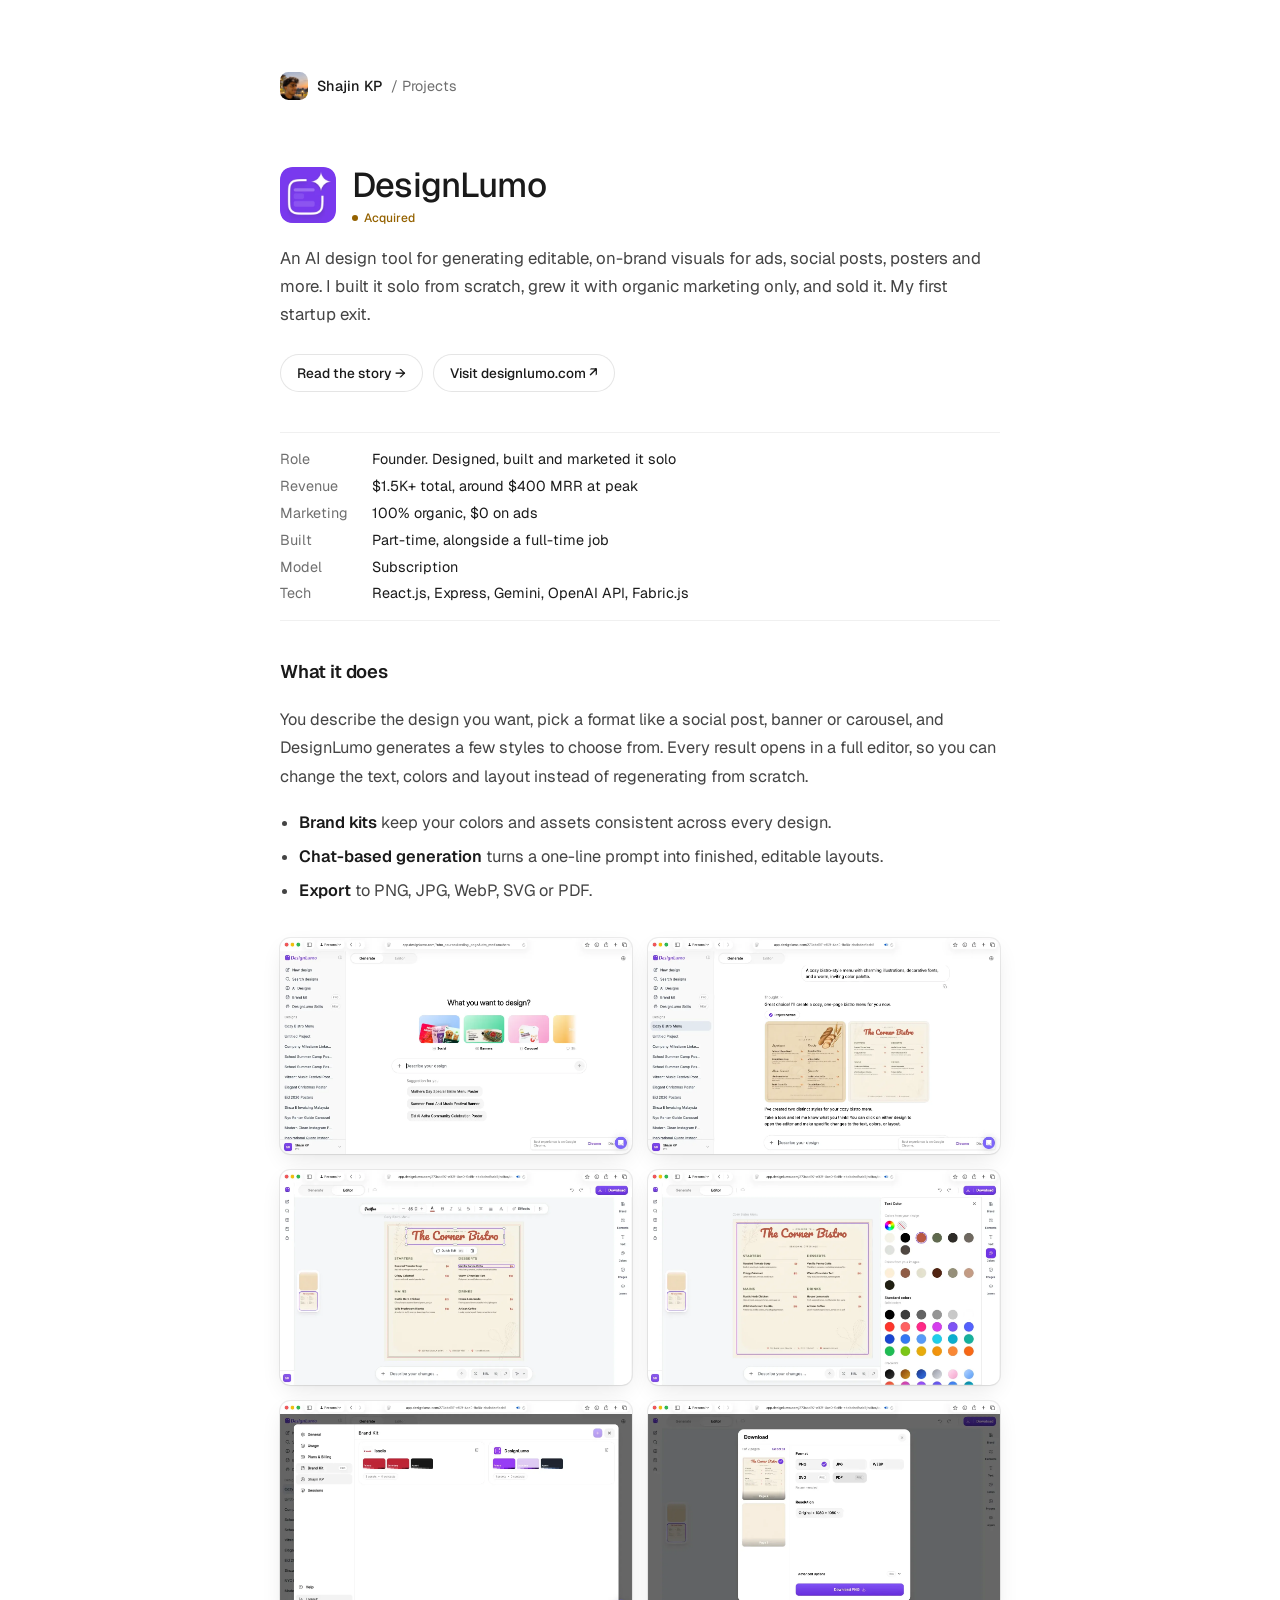
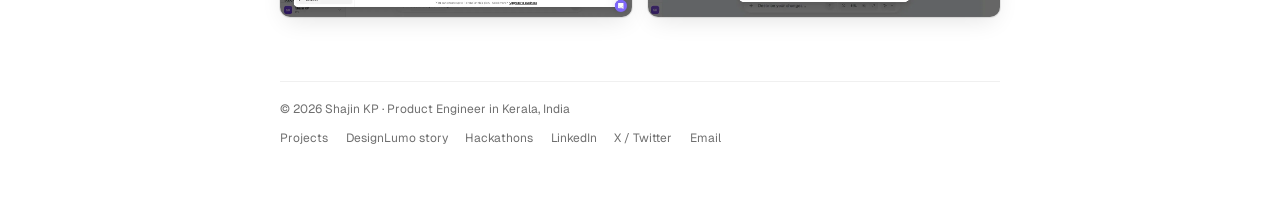
<file: designlumo/index.html>
<!DOCTYPE html>
<html lang="en">

<head>
    <meta charset="UTF-8" />
    <meta name="viewport" content="width=device-width, initial-scale=1.0" />
    <title>DesignLumo: AI design tool, built solo and acquired</title>
    <meta name="description"
        content="DesignLumo is an AI design tool for editable, on-brand visuals. Shajin KP built it solo, grew it to about $400 MRR with $0 on ads, and sold it." />
    <meta name="author" content="Shajin KP" />
    <meta name="robots" content="index, follow, max-image-preview:large" />
    <link rel="canonical" href="https://shajinkp.com/designlumo/" />
    <script>
        (function () {
            var t;
            try { t = localStorage.getItem('theme'); } catch (e) { }
            if (t !== 'dark' && t !== 'light') {
                t = window.matchMedia && matchMedia('(prefers-color-scheme: dark)').matches ? 'dark' : 'light';
            }
            document.documentElement.setAttribute('data-theme', t);
        })();
    </script>

    <meta property="og:type" content="website" />
    <meta property="og:site_name" content="Shajin KP" />
    <meta property="og:title" content="DesignLumo — AI design tool, bootstrapped and acquired" />
    <meta property="og:description"
        content="Built solo, grown to about $400 MRR with organic marketing only, and acquired. Shajin KP's first startup exit." />
    <meta property="og:url" content="https://shajinkp.com/designlumo/" />
    <meta property="og:image" content="https://shajinkp.com/project_images/designlumo/designlumo-og.jpg" />
    <meta property="og:image:width" content="1200" />
    <meta property="og:image:height" content="630" />
    <meta name="twitter:card" content="summary_large_image" />
    <meta name="twitter:creator" content="@shajin_shas" />

    <script type="application/ld+json">
    {
        "@context": "https://schema.org",
        "@graph": [
            {
                "@type": "SoftwareApplication",
                "@id": "https://shajinkp.com/designlumo/#app",
                "name": "DesignLumo",
                "url": "https://designlumo.com",
                "applicationCategory": "DesignApplication",
                "operatingSystem": "Web",
                "description": "AI design tool for generating editable, on-brand visuals for ads, social posts, posters, and more.",
                "author": { "@id": "https://shajinkp.com/#person" },
                "screenshot": "https://shajinkp.com/project_images/designlumo/designlumo-3.webp"
            },
            {
                "@type": "BreadcrumbList",
                "itemListElement": [
                    { "@type": "ListItem", "position": 1, "name": "Shajin KP", "item": "https://shajinkp.com/" },
                    { "@type": "ListItem", "position": 2, "name": "DesignLumo", "item": "https://shajinkp.com/designlumo/" }
                ]
            }
        ]
    }
    </script>

    <link rel="icon" type="image/png" sizes="32x32" href="/favicon-32.png" />
    <link rel="icon" type="image/png" sizes="48x48" href="/favicon-48.png" />
    <link rel="apple-touch-icon" href="/apple-touch-icon.png" />
    <link rel="preconnect" href="https://fonts.googleapis.com" />
    <link rel="preconnect" href="https://fonts.gstatic.com" crossorigin />
    <link href="https://fonts.googleapis.com/css2?family=Geist:wght@300;400;500;600&display=swap" rel="stylesheet" />
    <link rel="stylesheet" href="/assets/site.css?v=2" />
</head>

<body>
    <div class="page">
        <nav class="site-head" aria-label="Breadcrumb">
            <a href="/"><img src="/shajin-kp.webp" alt="" width="28" height="28" />Shajin KP</a>
            <span class="crumb">/ Projects</span>
        </nav>

        <header>
            <div class="project-head">
                <img src="/design_lumo_logo.webp" alt="DesignLumo logo" width="56" height="56" />
                <div>
                    <h1>DesignLumo</h1>
                    <span class="status acquired">Acquired</span>
                </div>
            </div>
            <p class="lede">An AI design tool for generating editable, on-brand visuals for ads, social posts, posters
                and more. I built it solo from scratch, grew it with organic marketing only, and sold it. My first
                startup exit.</p>
        </header>

        <div class="actions">
            <a class="pill" href="/writing/bootstrapping-designlumo/">Read the story →</a>
            <a class="pill" href="https://designlumo.com" target="_blank" rel="noopener">Visit designlumo.com ↗</a>
        </div>

        <dl class="facts">
            <dt>Role</dt>
            <dd>Founder. Designed, built and marketed it solo</dd>
            <dt>Revenue</dt>
            <dd>$1.5K+ total, around $400 MRR at peak</dd>
            <dt>Marketing</dt>
            <dd>100% organic, $0 on ads</dd>
            <dt>Built</dt>
            <dd>Part-time, alongside a full-time job</dd>
            <dt>Model</dt>
            <dd>Subscription</dd>
            <dt>Tech</dt>
            <dd>React.js, Express, Gemini, OpenAI API, Fabric.js</dd>
        </dl>

        <section class="prose">
            <h2>What it does</h2>
            <p>You describe the design you want, pick a format like a social post, banner or carousel, and DesignLumo
                generates a few styles to choose from. Every result opens in a full editor, so you can change the text,
                colors and layout instead of regenerating from scratch.</p>
            <ul>
                <li><strong>Brand kits</strong> keep your colors and assets consistent across every design.</li>
                <li><strong>Chat-based generation</strong> turns a one-line prompt into finished, editable layouts.</li>
                <li><strong>Export</strong> to PNG, JPG, WebP, SVG or PDF.</li>
            </ul>
        </section>

        <div class="shots">
            <img src="/project_images/designlumo/designlumo-1.webp"
                alt="DesignLumo home: describe a design and pick a format like social post, banner or carousel"
                width="1387" height="850" />
            <img src="/project_images/designlumo/designlumo-3.webp"
                alt="DesignLumo AI chat generating two styles of a cozy bistro menu from a text prompt" width="1387"
                height="850" loading="lazy" />
            <img src="/project_images/designlumo/designlumo-4.webp"
                alt="DesignLumo editor: editing the title of a generated bistro menu with quick edit and text tools"
                width="1387" height="850" loading="lazy" />
            <img src="/project_images/designlumo/designlumo-5.webp"
                alt="DesignLumo editor: changing text colors on a bistro menu with brand and standard color swatches"
                width="1387" height="850" loading="lazy" />
            <img src="/project_images/designlumo/designlumo-13.webp"
                alt="DesignLumo brand kit settings with saved brand colors for Isselo and DesignLumo" width="1387"
                height="850" loading="lazy" />
            <img src="/project_images/designlumo/designlumo-6.webp"
                alt="DesignLumo download dialog: export a design as PNG, JPG, WebP, SVG or PDF" width="1387"
                height="850" loading="lazy" />
        </div>

        <footer>
            <span>&copy; 2026 Shajin KP · Product Engineer in Kerala, India</span>
            <nav aria-label="Footer">
                <ul class="foot-links">
                    <li><a href="/#projects">Projects</a></li>
                    <li><a href="/designlumo/">DesignLumo story</a></li>
                    <li><a href="/writing/two-national-hackathons/">Hackathons</a></li>
                    <li><a href="https://www.linkedin.com/in/shajin-kp/" target="_blank" rel="noopener">LinkedIn</a></li>
                    <li><a href="https://twitter.com/shajin_shas" target="_blank" rel="noopener">X / Twitter</a></li>
                    <li><a href="mailto:shajin.sha10@gmail.com">Email</a></li>
                </ul>
            </nav>
        </footer>
    </div>
</body>

</html>
</file>
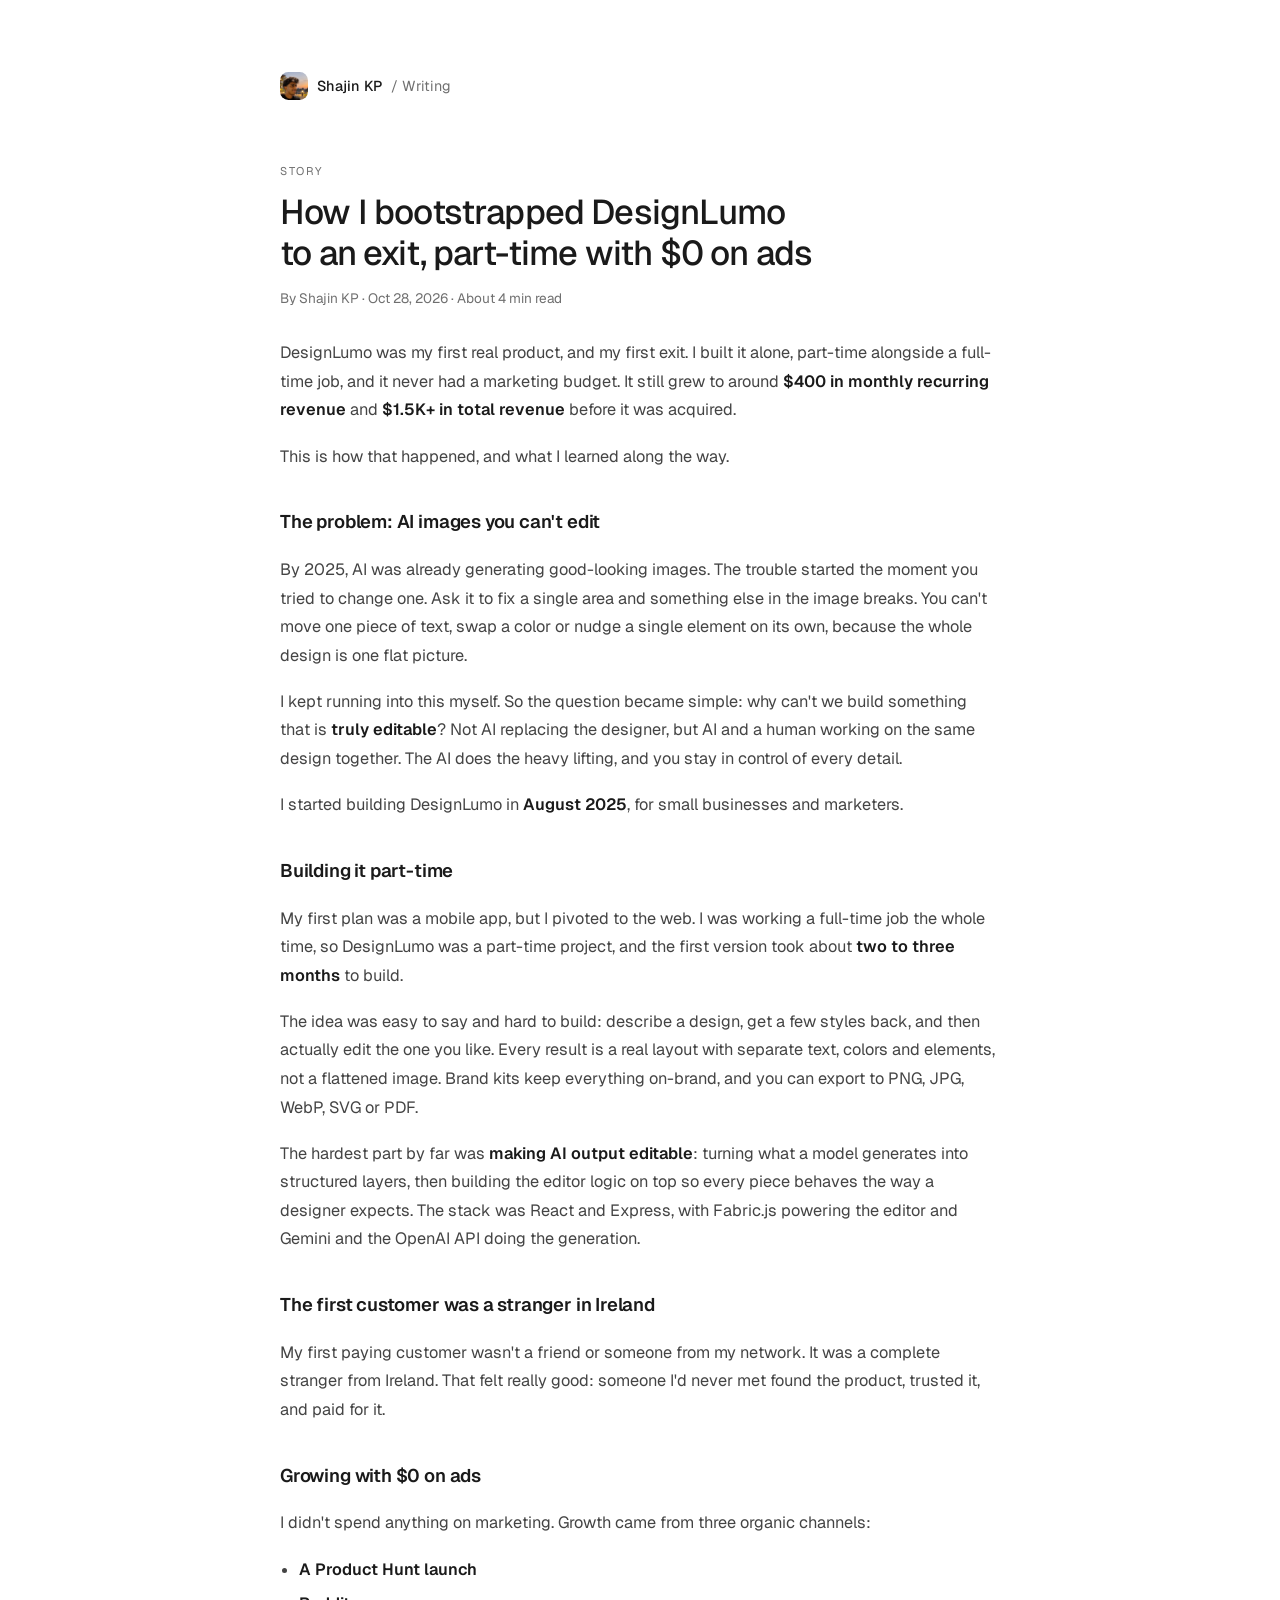
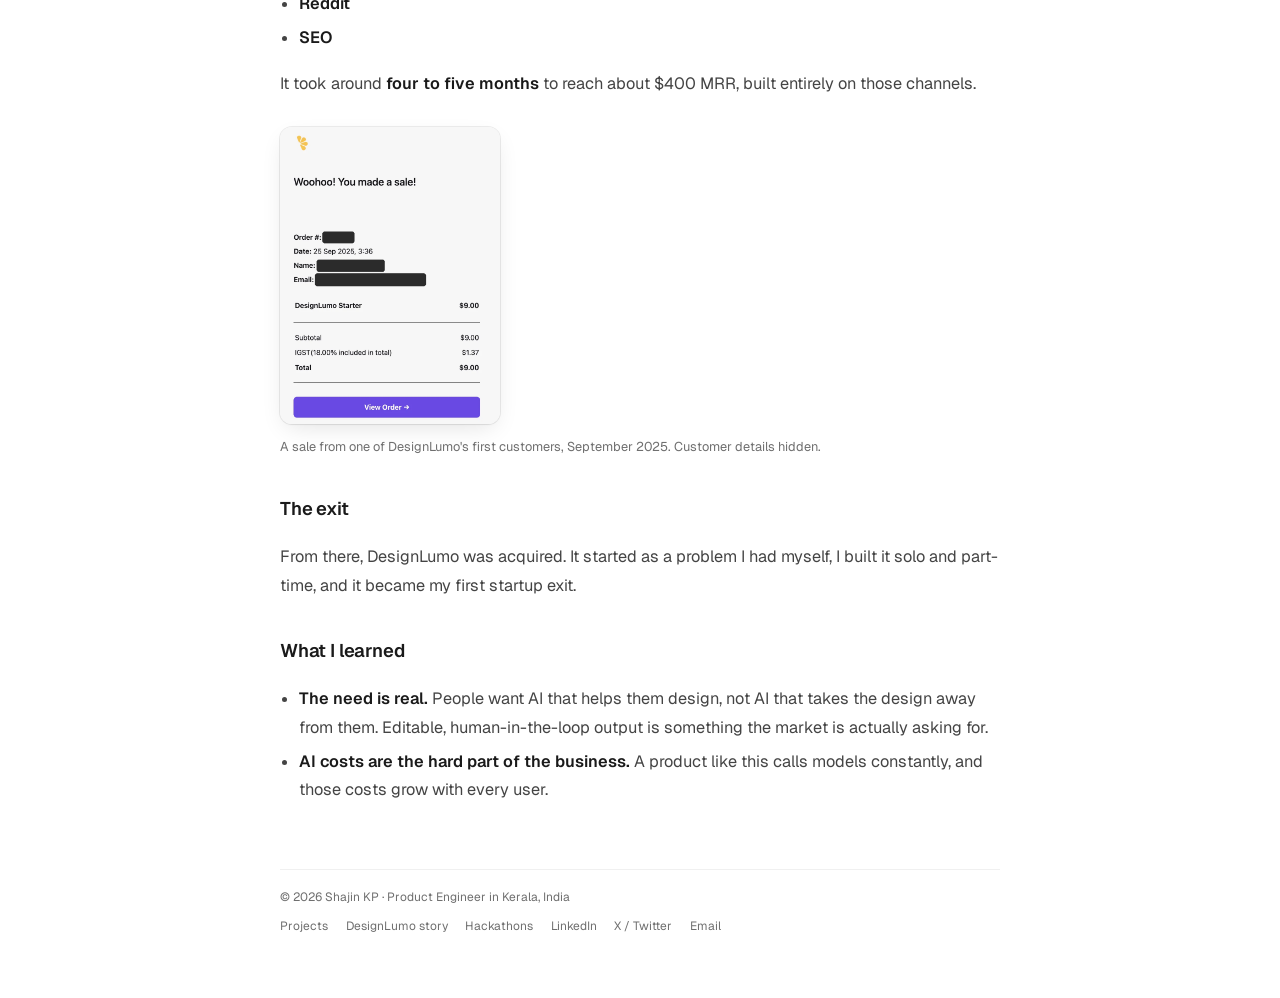
<file: writing/bootstrapping-designlumo/index.html>
<!DOCTYPE html>
<html lang="en">

<head>
    <meta charset="UTF-8" />
    <meta name="viewport" content="width=device-width, initial-scale=1.0" />
    <title>How I bootstrapped DesignLumo to an exit | Shajin KP</title>
    <meta name="description"
        content="How I built DesignLumo, a truly editable AI design tool, solo and part-time, grew it to about $400 MRR with $0 on ads, and sold it." />
    <meta name="author" content="Shajin KP" />
    <meta name="robots" content="index, follow, max-image-preview:large" />
    <link rel="canonical" href="https://shajinkp.com/writing/bootstrapping-designlumo/" />
    <script>
        (function () {
            var t;
            try { t = localStorage.getItem('theme'); } catch (e) { }
            if (t !== 'dark' && t !== 'light') {
                t = window.matchMedia && matchMedia('(prefers-color-scheme: dark)').matches ? 'dark' : 'light';
            }
            document.documentElement.setAttribute('data-theme', t);
        })();
    </script>

    <meta property="og:type" content="article" />
    <meta property="og:site_name" content="Shajin KP" />
    <meta property="og:title" content="How I bootstrapped DesignLumo to an exit, part-time with $0 on ads" />
    <meta property="og:description"
        content="Solo, part-time, organic only: the story of my first startup exit." />
    <meta property="og:url" content="https://shajinkp.com/writing/bootstrapping-designlumo/" />
    <meta property="og:image" content="https://shajinkp.com/project_images/designlumo/designlumo-og.jpg" />
    <meta property="og:image:width" content="1200" />
    <meta property="og:image:height" content="630" />
    <meta name="twitter:card" content="summary_large_image" />
    <meta name="twitter:creator" content="@shajin_shas" />

    <script type="application/ld+json">
    {
        "@context": "https://schema.org",
        "@type": "BlogPosting",
        "headline": "How I bootstrapped DesignLumo to an exit, part-time with $0 on ads",
        "url": "https://shajinkp.com/writing/bootstrapping-designlumo/",
        "image": "https://shajinkp.com/project_images/designlumo/designlumo-3.webp",
        "author": { "@type": "Person", "@id": "https://shajinkp.com/#person", "name": "Shajin KP", "url": "https://shajinkp.com/" },
        "about": { "@id": "https://shajinkp.com/designlumo/#app" },
        "datePublished": "2026-10-28",
        "inLanguage": "en"
    }
    </script>

    <link rel="icon" type="image/png" sizes="32x32" href="/favicon-32.png" />
    <link rel="icon" type="image/png" sizes="48x48" href="/favicon-48.png" />
    <link rel="apple-touch-icon" href="/apple-touch-icon.png" />
    <link rel="preconnect" href="https://fonts.googleapis.com" />
    <link rel="preconnect" href="https://fonts.gstatic.com" crossorigin />
    <link href="https://fonts.googleapis.com/css2?family=Geist:wght@300;400;500;600&display=swap" rel="stylesheet" />
    <link rel="stylesheet" href="/assets/site.css?v=2" />
</head>

<body>
    <div class="page">
        <nav class="site-head" aria-label="Breadcrumb">
            <a href="/"><img src="/shajin-kp.webp" alt="" width="28" height="28" />Shajin KP</a>
            <span class="crumb">/ Writing</span>
        </nav>

        <article>
            <p class="eyebrow">Story</p>
            <h1>How I bootstrapped DesignLumo to an exit, part-time with $0 on ads</h1>
            <p class="post-meta">By Shajin KP · <time datetime="2026-10-28">Oct 28, 2026</time> · About 4 min read</p>

            <div class="prose">
                <p>DesignLumo was my first real product, and my first exit. I built it alone, part-time alongside a full-time job, and it never had a marketing budget. It still grew to around <strong>$400 in monthly
                    recurring revenue</strong> and <strong>$1.5K+ in total revenue</strong> before it was acquired.</p>

                <p>This is how that happened, and what I learned along the way.</p>

                <h2>The problem: AI images you can't edit</h2>
                <p>By 2025, AI was already generating good-looking images. The trouble started the moment you tried to
                    change one. Ask it to fix a single area and something else in the image breaks. You can't move one
                    piece of text, swap a color or nudge a single element on its own, because the whole design is one
                    flat picture.</p>
                <p>I kept running into this myself. So the question became simple: why can't we build something that
                    is <strong>truly editable</strong>? Not AI replacing the designer, but AI and a human working on the
                    same design together. The AI does the heavy lifting, and you stay in control of every detail.</p>
                <p>I started building DesignLumo in <strong>August 2025</strong>, for small businesses and
                    marketers.</p>

                <h2>Building it part-time</h2>
                <p>My first plan was a mobile app, but I pivoted to the web. I was working a full-time job the whole time, so DesignLumo was a part-time project, and the first version took about <strong>two to three months</strong> to build.</p>
                <p>The idea was easy to say and hard to build: describe a design, get a few styles back, and then
                    actually edit the one you like. Every result is a real layout with separate text, colors and
                    elements, not a flattened image. Brand kits keep everything on-brand, and you can export to PNG, JPG,
                    WebP, SVG or PDF.</p>
                <p>The hardest part by far was <strong>making AI output editable</strong>: turning what a model
                    generates into structured layers, then building the editor logic on top so every piece behaves the
                    way a designer expects. The stack was React and Express, with Fabric.js powering the editor and
                    Gemini and the OpenAI API doing the generation.</p>

                <h2>The first customer was a stranger in Ireland</h2>
                <p>My first paying customer wasn't a friend or someone from my network. It was a complete stranger
                    from Ireland. That felt really good: someone I'd never met found the product, trusted it, and paid for it.</p>

                <h2>Growing with $0 on ads</h2>
                <p>I didn't spend anything on marketing. Growth came from three organic channels:</p>
                <ul>
                    <li><strong>A Product Hunt launch</strong></li>
                    <li><strong>Reddit</strong></li>
                    <li><strong>SEO</strong></li>
                </ul>
                <p>It took around <strong>four to five months</strong> to reach about $400 MRR, built entirely on
                    those channels.</p>

                <figure class="receipt">
                    <img src="/project_images/designlumo/designlumo-sale.webp"
                        alt="Sale notification from one of DesignLumo's first customers: Woohoo! You made a sale! DesignLumo Starter, $9.00, 25 Sep 2025. Customer name, email and order number hidden."
                        width="220" height="297" loading="lazy" />
                    <figcaption>A sale from one of DesignLumo's first customers, September 2025. Customer details hidden.</figcaption>
                </figure>

                <h2>The exit</h2>
                <p>From there, DesignLumo was acquired. It started as a problem I had myself, I built it solo and
                    part-time, and it became my first startup exit.</p>

                <h2>What I learned</h2>
                <ul>
                    <li><strong>The need is real.</strong> People want AI that helps them design, not AI that takes
                        the design away from them. Editable, human-in-the-loop output is something the market is
                        actually asking for.</li>
                    <li><strong>AI costs are the hard part of the business.</strong> A product like this calls models
                        constantly, and those costs grow with every user.</li>
                </ul>
            </div>
        </article>

        <footer>
            <span>&copy; 2026 Shajin KP · Product Engineer in Kerala, India</span>
            <nav aria-label="Footer">
                <ul class="foot-links">
                    <li><a href="/#projects">Projects</a></li>
                    <li><a href="/designlumo/">DesignLumo story</a></li>
                    <li><a href="/writing/two-national-hackathons/">Hackathons</a></li>
                    <li><a href="https://www.linkedin.com/in/shajin-kp/" target="_blank" rel="noopener">LinkedIn</a></li>
                    <li><a href="https://twitter.com/shajin_shas" target="_blank" rel="noopener">X / Twitter</a></li>
                    <li><a href="mailto:shajin.sha10@gmail.com">Email</a></li>
                </ul>
            </nav>
        </footer>
    </div>
</body>

</html>
</file>
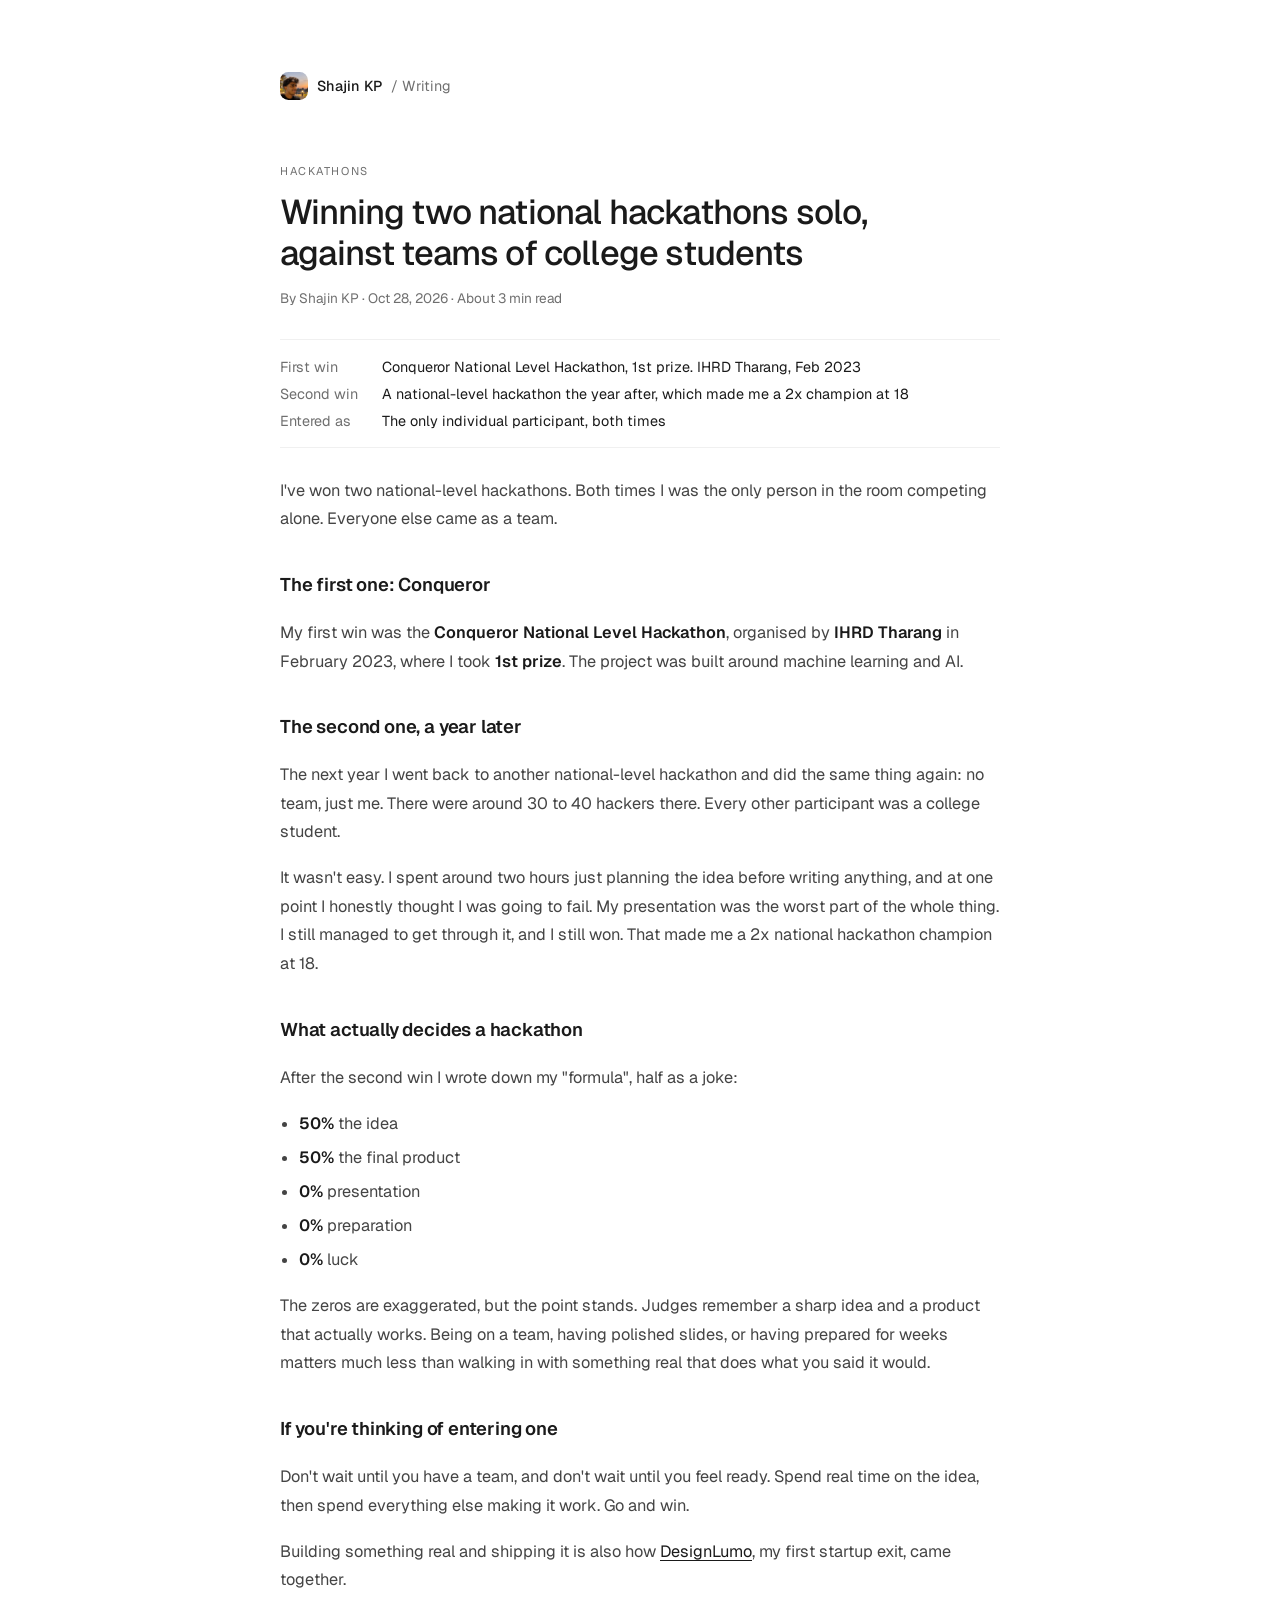
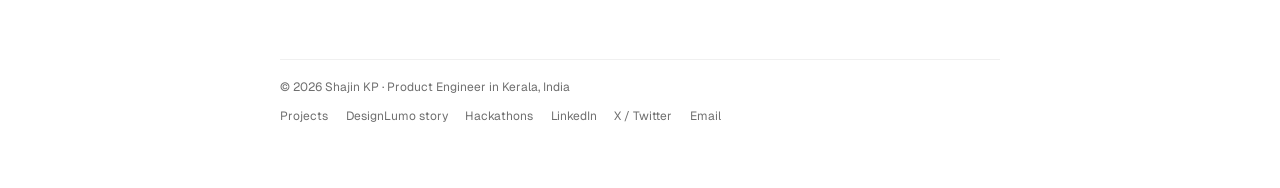
<file: writing/two-national-hackathons/index.html>
<!DOCTYPE html>
<html lang="en">

<head>
    <meta charset="UTF-8" />
    <meta name="viewport" content="width=device-width, initial-scale=1.0" />
    <title>Winning two national hackathons solo | Shajin KP</title>
    <meta name="description"
        content="How I won two national hackathons, including 1st prize at Conqueror (IHRD Tharang, 2023), as the only solo entrant against college teams." />
    <meta name="author" content="Shajin KP" />
    <meta name="robots" content="index, follow, max-image-preview:large" />
    <link rel="canonical" href="https://shajinkp.com/writing/two-national-hackathons/" />
    <script>
        (function () {
            var t;
            try { t = localStorage.getItem('theme'); } catch (e) { }
            if (t !== 'dark' && t !== 'light') {
                t = window.matchMedia && matchMedia('(prefers-color-scheme: dark)').matches ? 'dark' : 'light';
            }
            document.documentElement.setAttribute('data-theme', t);
        })();
    </script>

    <meta property="og:type" content="article" />
    <meta property="og:site_name" content="Shajin KP" />
    <meta property="og:title" content="Winning two national hackathons solo, against teams of college students" />
    <meta property="og:description"
        content="The only solo participant, twice. What actually decided it, and what didn't." />
    <meta property="og:url" content="https://shajinkp.com/writing/two-national-hackathons/" />
    <meta property="og:image" content="https://shajinkp.com/og-image.png" />
    <meta name="twitter:card" content="summary_large_image" />
    <meta name="twitter:creator" content="@shajin_shas" />

    <script type="application/ld+json">
    {
        "@context": "https://schema.org",
        "@type": "BlogPosting",
        "headline": "Winning two national hackathons solo, against teams of college students",
        "url": "https://shajinkp.com/writing/two-national-hackathons/",
        "image": "https://shajinkp.com/og-image.png",
        "author": { "@type": "Person", "@id": "https://shajinkp.com/#person", "name": "Shajin KP", "url": "https://shajinkp.com/" },
        "about": {
            "@type": "Event",
            "name": "Conqueror National Level Hackathon",
            "organizer": { "@type": "Organization", "name": "IHRD Tharang" },
            "startDate": "2023-02"
        },
        "datePublished": "2026-10-28",
        "inLanguage": "en"
    }
    </script>

    <link rel="icon" type="image/png" sizes="32x32" href="/favicon-32.png" />
    <link rel="icon" type="image/png" sizes="48x48" href="/favicon-48.png" />
    <link rel="apple-touch-icon" href="/apple-touch-icon.png" />
    <link rel="preconnect" href="https://fonts.googleapis.com" />
    <link rel="preconnect" href="https://fonts.gstatic.com" crossorigin />
    <link href="https://fonts.googleapis.com/css2?family=Geist:wght@300;400;500;600&display=swap" rel="stylesheet" />
    <link rel="stylesheet" href="/assets/site.css?v=2" />
</head>

<body>
    <div class="page">
        <nav class="site-head" aria-label="Breadcrumb">
            <a href="/"><img src="/shajin-kp.webp" alt="" width="28" height="28" />Shajin KP</a>
            <span class="crumb">/ Writing</span>
        </nav>

        <article>
            <p class="eyebrow">Hackathons</p>
            <h1>Winning two national hackathons solo, against teams of college students</h1>
            <p class="post-meta">By Shajin KP · <time datetime="2026-10-28">Oct 28, 2026</time> · About 3 min read</p>

            <dl class="facts">
                <dt>First win</dt>
                <dd>Conqueror National Level Hackathon, 1st prize. IHRD Tharang, Feb 2023</dd>
                <dt>Second win</dt>
                <dd>A national-level hackathon the year after, which made me a 2x champion at 18</dd>
                <dt>Entered as</dt>
                <dd>The only individual participant, both times</dd>
            </dl>

            <div class="prose">
                <p>I've won two national-level hackathons. Both times I was the only person in the room competing
                    alone. Everyone else came as a team.</p>

                <h2>The first one: Conqueror</h2>
                <p>My first win was the <strong>Conqueror National Level Hackathon</strong>, organised by
                    <strong>IHRD Tharang</strong> in February 2023, where I took <strong>1st prize</strong>. The
                    project was built around machine learning and AI.</p>

                <h2>The second one, a year later</h2>
                <p>The next year I went back to another national-level hackathon and did the same thing again: no
                    team, just me. There were around 30 to 40 hackers there. Every other participant was a college
                    student.</p>
                <p>It wasn't easy. I spent around two hours just planning the idea before writing anything, and at one
                    point I honestly thought I was going to fail. My presentation was the worst part of the whole thing.
                    I still managed to get through it, and I still won. That made me a 2x national hackathon champion at
                    18.</p>

                <h2>What actually decides a hackathon</h2>
                <p>After the second win I wrote down my "formula", half as a joke:</p>
                <ul>
                    <li><strong>50%</strong> the idea</li>
                    <li><strong>50%</strong> the final product</li>
                    <li><strong>0%</strong> presentation</li>
                    <li><strong>0%</strong> preparation</li>
                    <li><strong>0%</strong> luck</li>
                </ul>
                <p>The zeros are exaggerated, but the point stands. Judges remember a sharp idea and a product that
                    actually works. Being on a team, having polished slides, or having prepared for weeks matters much
                    less than walking in with something real that does what you said it would.</p>

                <h2>If you're thinking of entering one</h2>
                <p>Don't wait until you have a team, and don't wait until you feel ready. Spend real time on the idea,
                    then spend everything else making it work. Go and win.</p>

                <p>Building something real and shipping it is also how <a href="/designlumo/">DesignLumo</a>,
                    my first startup exit, came together.</p>
            </div>
        </article>

        <footer>
            <span>&copy; 2026 Shajin KP · Product Engineer in Kerala, India</span>
            <nav aria-label="Footer">
                <ul class="foot-links">
                    <li><a href="/#projects">Projects</a></li>
                    <li><a href="/designlumo/">DesignLumo story</a></li>
                    <li><a href="/writing/two-national-hackathons/">Hackathons</a></li>
                    <li><a href="https://www.linkedin.com/in/shajin-kp/" target="_blank" rel="noopener">LinkedIn</a></li>
                    <li><a href="https://twitter.com/shajin_shas" target="_blank" rel="noopener">X / Twitter</a></li>
                    <li><a href="mailto:shajin.sha10@gmail.com">Email</a></li>
                </ul>
            </nav>
        </footer>
    </div>
</body>

</html>
</file>
<file: assets/site.css>
/* Shared styles for the sub-pages (project pages and writing).
   Colors mirror the tokens in index.html so both themes match the homepage. */

*,
*::before,
*::after {
    box-sizing: border-box;
    margin: 0;
    padding: 0;
}

:root {
    color-scheme: light;
    --bg: #ffffff;
    --text: #1a1a1a;
    --text-2: #444;
    --text-3: #6b6b6b;
    --muted: #6f6f6f;
    --line: #f0f0f0;
    --icon-bg: #f4f4f4;
    --shot-bg: #fff;
    --shot-edge: rgba(0, 0, 0, .07);
    --shot-shadow: 0 1px 2px rgba(0, 0, 0, .04), 0 8px 24px -6px rgba(0, 0, 0, .12);
    --pill: #ffffff;
    --pill-line: rgba(0, 0, 0, .1);
    --ok: #2a9a52;
    --ok-text: #1f7a40;
    --sold: #c8951a;
    --sold-text: #946200;
    --todo: #fff3c4;
}

:root[data-theme="dark"] {
    color-scheme: dark;
    --bg: #11100e;
    --text: #eee9e1;
    --text-2: #bdb6aa;
    --text-3: #a39c91;
    --muted: #8c857a;
    --line: #23211d;
    --icon-bg: #1f1d1a;
    --shot-bg: #1a1916;
    --shot-edge: rgba(255, 255, 255, .08);
    --shot-shadow: 0 1px 2px rgba(0, 0, 0, .3), 0 10px 28px -6px rgba(0, 0, 0, .6);
    --pill: #34312c;
    --pill-line: rgba(255, 255, 255, .12);
    --ok: #3fbf6e;
    --ok-text: #6fd497;
    --sold: #e0ad3a;
    --sold-text: #e8c06a;
    --todo: #4a3d12;
}

body {
    font-family: 'Geist', sans-serif;
    background: var(--bg);
    color: var(--text);
    -webkit-font-smoothing: antialiased;
    padding: clamp(2rem, 6vw, 4.5rem) clamp(1rem, 6vw, 6rem) 4rem;
}

.page {
    max-width: 720px;
    margin: 0 auto;
}

a {
    color: inherit;
}

/* Top bar: portrait + name back to the homepage. */
.site-head {
    display: flex;
    align-items: center;
    gap: .6rem;
    margin-bottom: clamp(2.5rem, 7vw, 4rem);
    font-size: .9rem;
}

.site-head a {
    display: inline-flex;
    align-items: center;
    gap: .55rem;
    text-decoration: none;
    font-weight: 500;
}

.site-head img {
    width: 28px;
    height: 28px;
    border-radius: 30%;
    object-fit: cover;
}

.site-head .crumb {
    color: var(--muted);
}

.site-head .crumb a {
    color: var(--muted);
    font-weight: 400;
}

/* Page title block. */
.eyebrow {
    font-size: .7rem;
    letter-spacing: .14em;
    text-transform: uppercase;
    color: var(--muted);
    margin-bottom: .8rem;
}

h1 {
    font-size: clamp(1.65rem, 1.05rem + 1.7vw, 2.15rem);
    line-height: 1.2;
    font-weight: 500;
    letter-spacing: -.024em;
    text-wrap: balance;
    margin-bottom: 1rem;
}

.lede {
    font-size: 1.05rem;
    line-height: 1.65;
    color: var(--text-2);
    text-wrap: pretty;
    margin-bottom: 1.6rem;
}

/* Project header: icon, name, status. */
.project-head {
    display: flex;
    align-items: center;
    gap: 1rem;
    margin-bottom: 1.2rem;
}

.project-head img {
    width: 56px;
    height: 56px;
    border-radius: 22%;
    object-fit: cover;
    background: var(--icon-bg);
}

.project-head h1 {
    margin: 0;
}

.status {
    display: inline-flex;
    align-items: center;
    gap: .35rem;
    font-size: .75rem;
    font-weight: 500;
    margin-top: .2rem;
}

.status::before {
    content: '';
    width: 6px;
    height: 6px;
    border-radius: 50%;
    background: currentColor;
}

.status.active {
    color: var(--ok-text);
}

.status.acquired {
    color: var(--sold-text);
}

/* Key facts as a quiet definition list. */
.facts {
    display: grid;
    grid-template-columns: max-content 1fr;
    gap: .55rem 1.5rem;
    font-size: .9rem;
    padding: 1.1rem 0;
    border-top: 1px solid var(--line);
    border-bottom: 1px solid var(--line);
    margin: 1.8rem 0;
}

.facts dt {
    color: var(--muted);
}

.facts dd {
    color: var(--text);
}

.actions {
    display: flex;
    flex-wrap: wrap;
    gap: .6rem;
    margin-bottom: 2.5rem;
}

.pill {
    display: inline-flex;
    align-items: center;
    gap: .4rem;
    padding: .55rem 1rem;
    border-radius: 999px;
    border: 1px solid var(--pill-line);
    background: var(--pill);
    font-size: .85rem;
    font-weight: 500;
    text-decoration: none;
    transition: opacity .15s;
}

.pill:hover {
    opacity: .7;
}

/* Prose for project write-ups and posts. */
.prose {
    font-size: 1.02rem;
    line-height: 1.75;
    color: var(--text-2);
}

.prose>*+* {
    margin-top: 1.1rem;
}

.prose h2 {
    font-size: 1.15rem;
    font-weight: 600;
    color: var(--text);
    letter-spacing: -.01em;
    margin-top: 2.2rem;
}

.prose strong {
    color: var(--text);
    font-weight: 600;
}

.prose a {
    color: var(--text);
    text-underline-offset: 3px;
    text-decoration-thickness: 1px;
}

.prose ul {
    padding-left: 1.2rem;
}

.prose li+li {
    margin-top: .35rem;
}

/* Gaps the author still needs to fill in; never shipped live (drafts are noindex). */
.todo {
    background: var(--todo);
    color: var(--text);
    border-radius: 4px;
    padding: 0 .3em;
    font-style: normal;
}

.draft-note {
    font-size: .8rem;
    color: var(--text);
    background: var(--todo);
    border-radius: 8px;
    padding: .7rem .9rem;
    margin-bottom: 1.6rem;
}

/* A single proof image inside a post, like a sale notification. */
.receipt {
    margin: 1.8rem 0;
}

.receipt img {
    display: block;
    width: 100%;
    max-width: 220px;
    height: auto;
    border-radius: 12px;
    box-shadow: 0 0 0 1px var(--shot-edge), var(--shot-shadow);
}

.receipt figcaption {
    margin-top: .7rem;
    font-size: .8rem;
    color: var(--muted);
}

/* Screenshot grid. */
.shots {
    display: grid;
    grid-template-columns: repeat(auto-fill, minmax(min(100%, 320px), 1fr));
    gap: 1rem;
    margin: 2rem 0;
}

.shots img {
    width: 100%;
    height: auto;
    display: block;
    border-radius: 10px;
    background: var(--shot-bg);
    box-shadow: 0 0 0 1px var(--shot-edge), var(--shot-shadow);
}

.post-meta {
    font-size: .85rem;
    color: var(--muted);
    margin-bottom: 2rem;
}

footer {
    margin-top: 4rem;
    padding-top: 1.2rem;
    border-top: 1px solid var(--line);
    display: flex;
    flex-wrap: wrap;
    justify-content: space-between;
    align-items: baseline;
    gap: .8rem 1.5rem;
    font-size: .75rem;
    color: var(--muted);
}

.foot-links {
    display: flex;
    flex-wrap: wrap;
    gap: .4rem 1.1rem;
    list-style: none;
}

.foot-links a {
    color: var(--muted);
    text-decoration: none;
    transition: color .15s ease;
}

.foot-links a:hover {
    color: var(--text);
}
</file>
